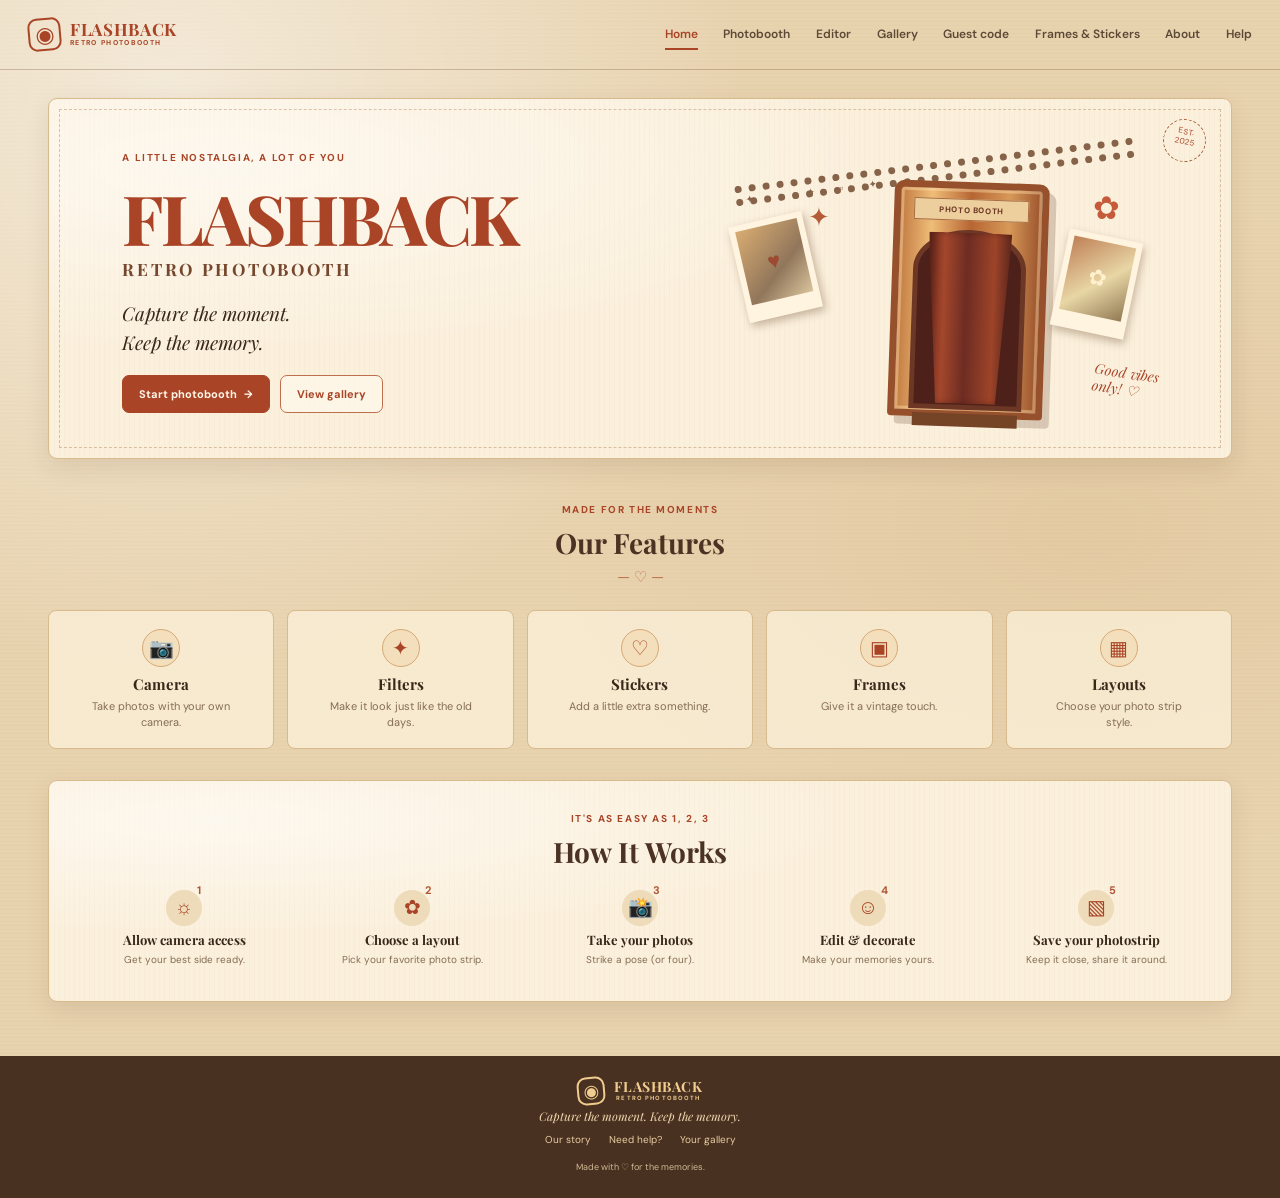
<file: index.html>
<!doctype html>
<html lang="en">
<head>
  <meta charset="utf-8">
  <meta name="viewport" content="width=device-width, initial-scale=1">
  <meta name="theme-color" content="#f3dfbb">
  <title>Flashback — Retro Photobooth</title>
  <link rel="stylesheet" href="css/style.css">
  <link rel="stylesheet" href="css/responsive.css">
</head>
<body>
  <header class="site-header">
    <a class="brand" href="index.html" aria-label="Flashback home"><span class="brand-mark">◉</span><span><strong>FLASHBACK</strong><small>RETRO PHOTOBOOTH</small></span></a>
    <button class="menu-toggle" aria-label="Toggle navigation" aria-expanded="false">☰</button>
    <nav class="site-nav" aria-label="Main navigation">
      <a class="active" href="index.html">Home</a><a href="pages/photobooth.html">Photobooth</a><a href="pages/editor.html">Editor</a><a href="pages/gallery.html">Gallery</a><a href="pages/access.html">Guest code</a><a href="pages/frames-stickers.html">Frames &amp; Stickers</a><a href="pages/about.html">About</a><a href="pages/help.html">Help</a>
    </nav>
  </header>
  <main>
    <section class="hero paper-card">
      <div class="hero-copy">
        <span class="eyebrow">A LITTLE NOSTALGIA, A LOT OF YOU</span>
        <h1>FLASHBACK</h1>
        <p class="hero-subtitle">RETRO PHOTOBOOTH</p>
        <p class="hero-description">Capture the moment.<br>Keep the memory.</p>
        <div class="button-row"><a class="button button-primary" href="pages/photobooth.html">Start photobooth <span>→</span></a><a class="button button-outline" href="pages/gallery.html">View gallery</a></div>
      </div>
      <div class="hero-art" aria-label="Illustration of a vintage photo booth">
        <div class="film film-one">✦ &nbsp; ▫ &nbsp; ✦ &nbsp; ▫ &nbsp; ✦</div><div class="sparkle sparkle-a">✦</div>
        <div class="booth"><div class="booth-sign">PHOTO BOOTH</div><div class="booth-curtain"></div><div class="booth-foot"></div></div>
        <div class="polaroid polaroid-one"><div class="photo-placeholder"><span>♥</span></div></div><div class="polaroid polaroid-two"><div class="photo-placeholder"><span>✿</span></div></div>
        <span class="hand-note">Good vibes<br>only! ♡</span><div class="flower-mark">✿</div>
      </div>
      <span class="hero-stamp">EST.<br>2025</span>
    </section>
    <section class="section-block">
      <div class="section-heading"><span class="eyebrow">MADE FOR THE MOMENTS</span><h2>Our Features</h2><span class="heading-flourish">— ♡ —</span></div>
      <div class="feature-grid">
        <a class="feature-card" href="pages/photobooth.html"><span class="feature-icon">📷</span><h3>Camera</h3><p>Take photos with your own camera.</p></a>
        <a class="feature-card" href="pages/editor.html"><span class="feature-icon">✦</span><h3>Filters</h3><p>Make it look just like the old days.</p></a>
        <a class="feature-card" href="pages/frames-stickers.html"><span class="feature-icon">♡</span><h3>Stickers</h3><p>Add a little extra something.</p></a>
        <a class="feature-card" href="pages/frames-stickers.html"><span class="feature-icon">▣</span><h3>Frames</h3><p>Give it a vintage touch.</p></a>
        <a class="feature-card" href="pages/photobooth.html"><span class="feature-icon">▦</span><h3>Layouts</h3><p>Choose your photo strip style.</p></a>
      </div>
    </section>
    <section class="how-section paper-card">
      <div class="section-heading"><span class="eyebrow">IT'S AS EASY AS 1, 2, 3</span><h2>How It Works</h2></div>
      <div class="steps-grid"><div class="step"><span>☼</span><b>1</b><h3>Allow camera access</h3><p>Get your best side ready.</p></div><div class="step"><span>✿</span><b>2</b><h3>Choose a layout</h3><p>Pick your favorite photo strip.</p></div><div class="step"><span>📸</span><b>3</b><h3>Take your photos</h3><p>Strike a pose (or four).</p></div><div class="step"><span>☺</span><b>4</b><h3>Edit &amp; decorate</h3><p>Make your memories yours.</p></div><div class="step"><span>▧</span><b>5</b><h3>Save your photostrip</h3><p>Keep it close, share it around.</p></div></div>
    </section>
  </main>
  <footer class="site-footer"><a class="brand brand-light" href="index.html"><span class="brand-mark">◉</span><span><strong>FLASHBACK</strong><small>RETRO PHOTOBOOTH</small></span></a><p>Capture the moment. Keep the memory.</p><div class="footer-links"><a href="pages/about.html">Our story</a><a href="pages/help.html">Need help?</a><a href="pages/gallery.html">Your gallery</a></div><small>Made with ♡ for the memories.</small></footer>
  <script src="js/storage.js"></script><script src="js/main.js"></script>
</body>
</html>
</file>
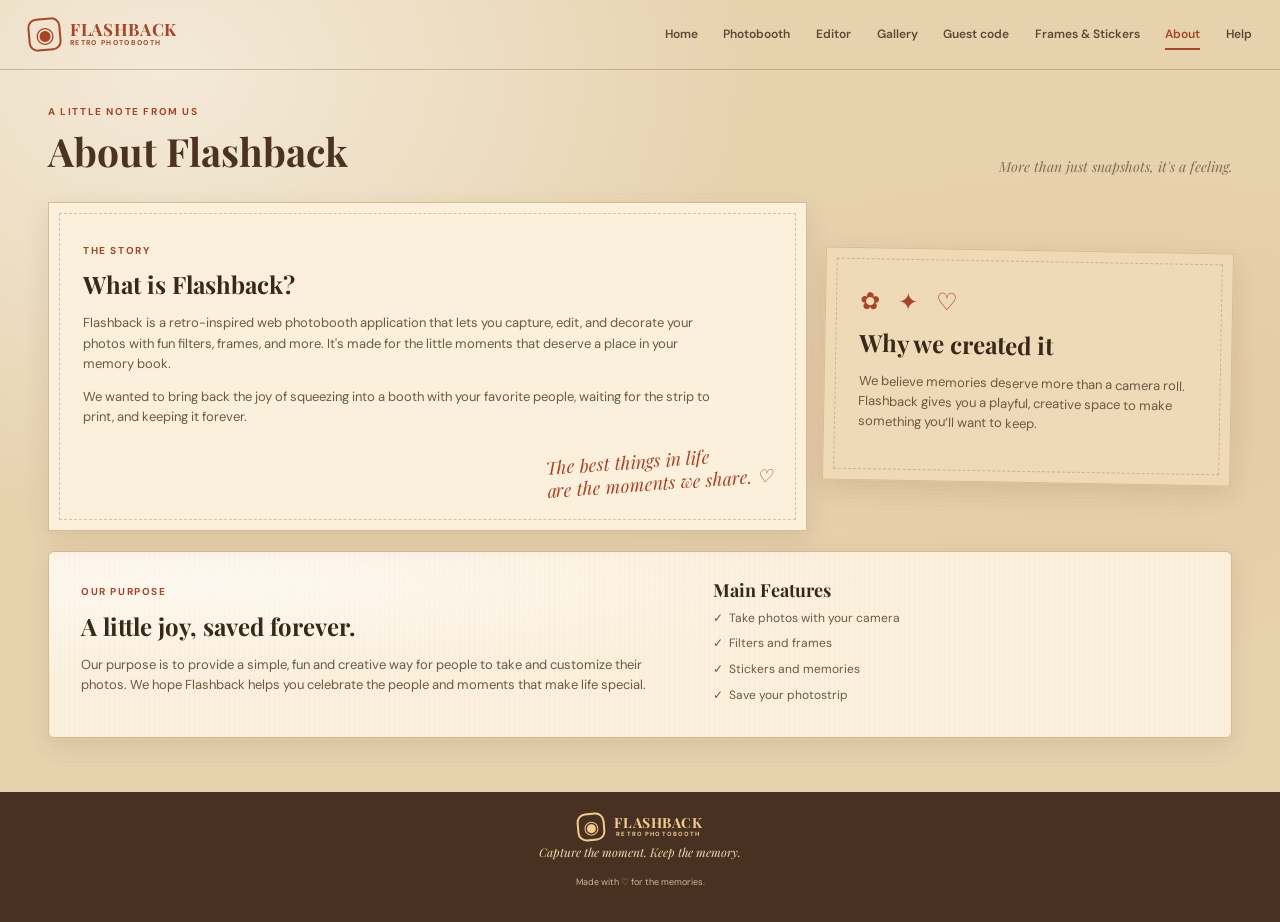
<file: pages/about.html>
<!doctype html>
<html lang="en">
<head><meta charset="utf-8"><meta name="viewport" content="width=device-width, initial-scale=1"><meta name="theme-color" content="#f3dfbb"><title>About Flashback</title><link rel="stylesheet" href="../css/style.css"><link rel="stylesheet" href="../css/responsive.css"></head>
<body><header class="site-header"><a class="brand" href="../index.html"><span class="brand-mark">◉</span><span><strong>FLASHBACK</strong><small>RETRO PHOTOBOOTH</small></span></a><button class="menu-toggle" aria-label="Toggle navigation" aria-expanded="false">☰</button><nav class="site-nav"><a href="../index.html">Home</a><a href="photobooth.html">Photobooth</a><a href="editor.html">Editor</a><a href="gallery.html">Gallery</a><a href="access.html">Guest code</a><a href="frames-stickers.html">Frames &amp; Stickers</a><a class="active" href="about.html">About</a><a href="help.html">Help</a></nav></header>
<main class="page-wrap"><div class="page-title"><div><span class="eyebrow">A LITTLE NOTE FROM US</span><h1>About Flashback</h1></div><p>More than just snapshots, it's a feeling.</p></div>
  <section class="about-layout"><article class="about-paper paper-card"><span class="eyebrow">THE STORY</span><h2>What is Flashback?</h2><p>Flashback is a retro-inspired web photobooth application that lets you capture, edit, and decorate your photos with fun filters, frames, and more. It's made for the little moments that deserve a place in your memory book.</p><p>We wanted to bring back the joy of squeezing into a booth with your favorite people, waiting for the strip to print, and keeping it forever.</p><div class="handwritten">The best things in life<br>are the moments we share. ♡</div></article><article class="about-paper about-note"><span>✿ &nbsp; ✦ &nbsp; ♡</span><h2>Why we created it</h2><p>We believe memories deserve more than a camera roll. Flashback gives you a playful, creative space to make something you’ll want to keep.</p></article></section>
  <section class="paper-card purpose-card"><div><span class="eyebrow">OUR PURPOSE</span><h2>A little joy, saved forever.</h2><p>Our purpose is to provide a simple, fun and creative way for people to take and customize their photos. We hope Flashback helps you celebrate the people and moments that make life special.</p></div><div class="purpose-features"><h3>Main Features</h3><p>✓ &nbsp;Take photos with your camera</p><p>✓ &nbsp;Filters and frames</p><p>✓ &nbsp;Stickers and memories</p><p>✓ &nbsp;Save your photostrip</p></div></section>
</main><footer class="site-footer"><a class="brand brand-light" href="../index.html"><span class="brand-mark">◉</span><span><strong>FLASHBACK</strong><small>RETRO PHOTOBOOTH</small></span></a><p>Capture the moment. Keep the memory.</p><small>Made with ♡ for the memories.</small></footer><script src="../js/main.js"></script></body></html>
</file>
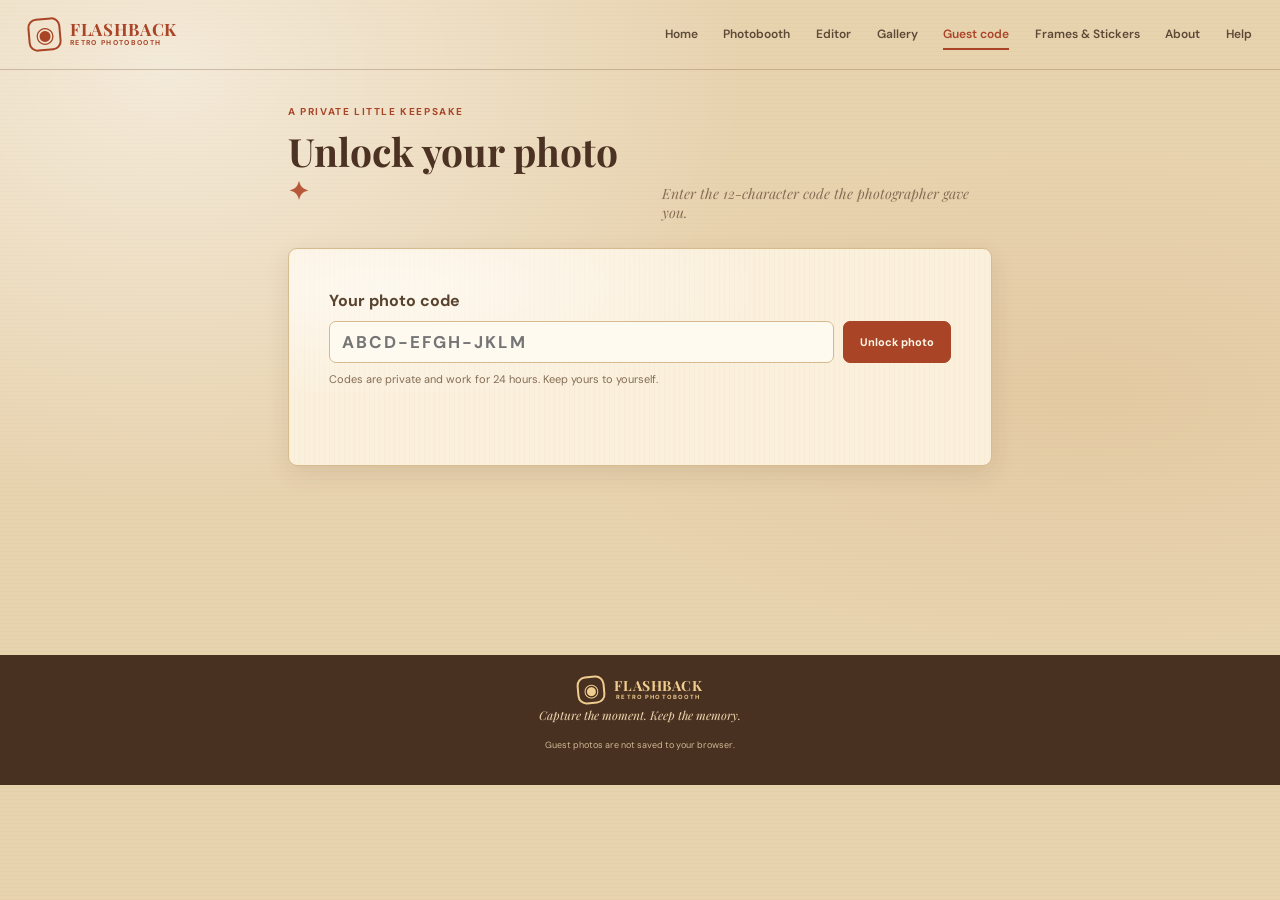
<file: pages/access.html>
<!doctype html>
<html lang="en">
<head><meta charset="utf-8"><meta name="viewport" content="width=device-width, initial-scale=1"><meta name="theme-color" content="#f3dfbb"><title>Guest Photo Access — Flashback</title><link rel="stylesheet" href="../css/style.css"><link rel="stylesheet" href="../css/access.css"><link rel="stylesheet" href="../css/responsive.css"></head>
<body>
  <header class="site-header"><a class="brand" href="../index.html"><span class="brand-mark">◉</span><span><strong>FLASHBACK</strong><small>RETRO PHOTOBOOTH</small></span></a><button class="menu-toggle" aria-label="Toggle navigation" aria-expanded="false">☰</button><nav class="site-nav"><a href="../index.html">Home</a><a href="photobooth.html">Photobooth</a><a href="editor.html">Editor</a><a href="gallery.html">Gallery</a><a class="active" href="access.html">Guest code</a><a href="frames-stickers.html">Frames &amp; Stickers</a><a href="about.html">About</a><a href="help.html">Help</a></nav></header>
  <main class="page-wrap access-page">
    <div class="page-title"><div><span class="eyebrow">A PRIVATE LITTLE KEEPSAKE</span><h1>Unlock your photo <span class="title-sparkle">✦</span></h1></div><p>Enter the 12-character code the photographer gave you.</p></div>
    <section class="access-card paper-card">
      <form id="access-form">
        <label for="access-code-input">Your photo code</label>
        <div class="access-code-row"><input id="access-code-input" name="code" type="text" inputmode="text" autocomplete="one-time-code" maxlength="14" placeholder="ABCD-EFGH-JKLM" aria-describedby="access-help" required><button class="button button-primary" type="submit">Unlock photo</button></div>
        <p id="access-help" class="field-hint">Codes are private and work for 24 hours. Keep yours to yourself.</p>
      </form>
      <p class="access-status" id="access-status" role="status" aria-live="polite"></p>
      <section id="access-result" class="access-result" hidden>
        <h2 id="access-title"></h2>
        <img id="access-image" alt="Your private Flashback photo">
        <p id="access-expiry"></p>
        <a id="access-download" class="button button-primary" download="flashback-photo.jpg">↓ &nbsp; Download photo</a>
      </section>
    </section>
  </main>
  <footer class="site-footer"><a class="brand brand-light" href="../index.html"><span class="brand-mark">◉</span><span><strong>FLASHBACK</strong><small>RETRO PHOTOBOOTH</small></span></a><p>Capture the moment. Keep the memory.</p><small>Guest photos are not saved to your browser.</small></footer>
  <script src="../js/main.js"></script><script src="../js/access.js"></script>
</body>
</html>
</file>
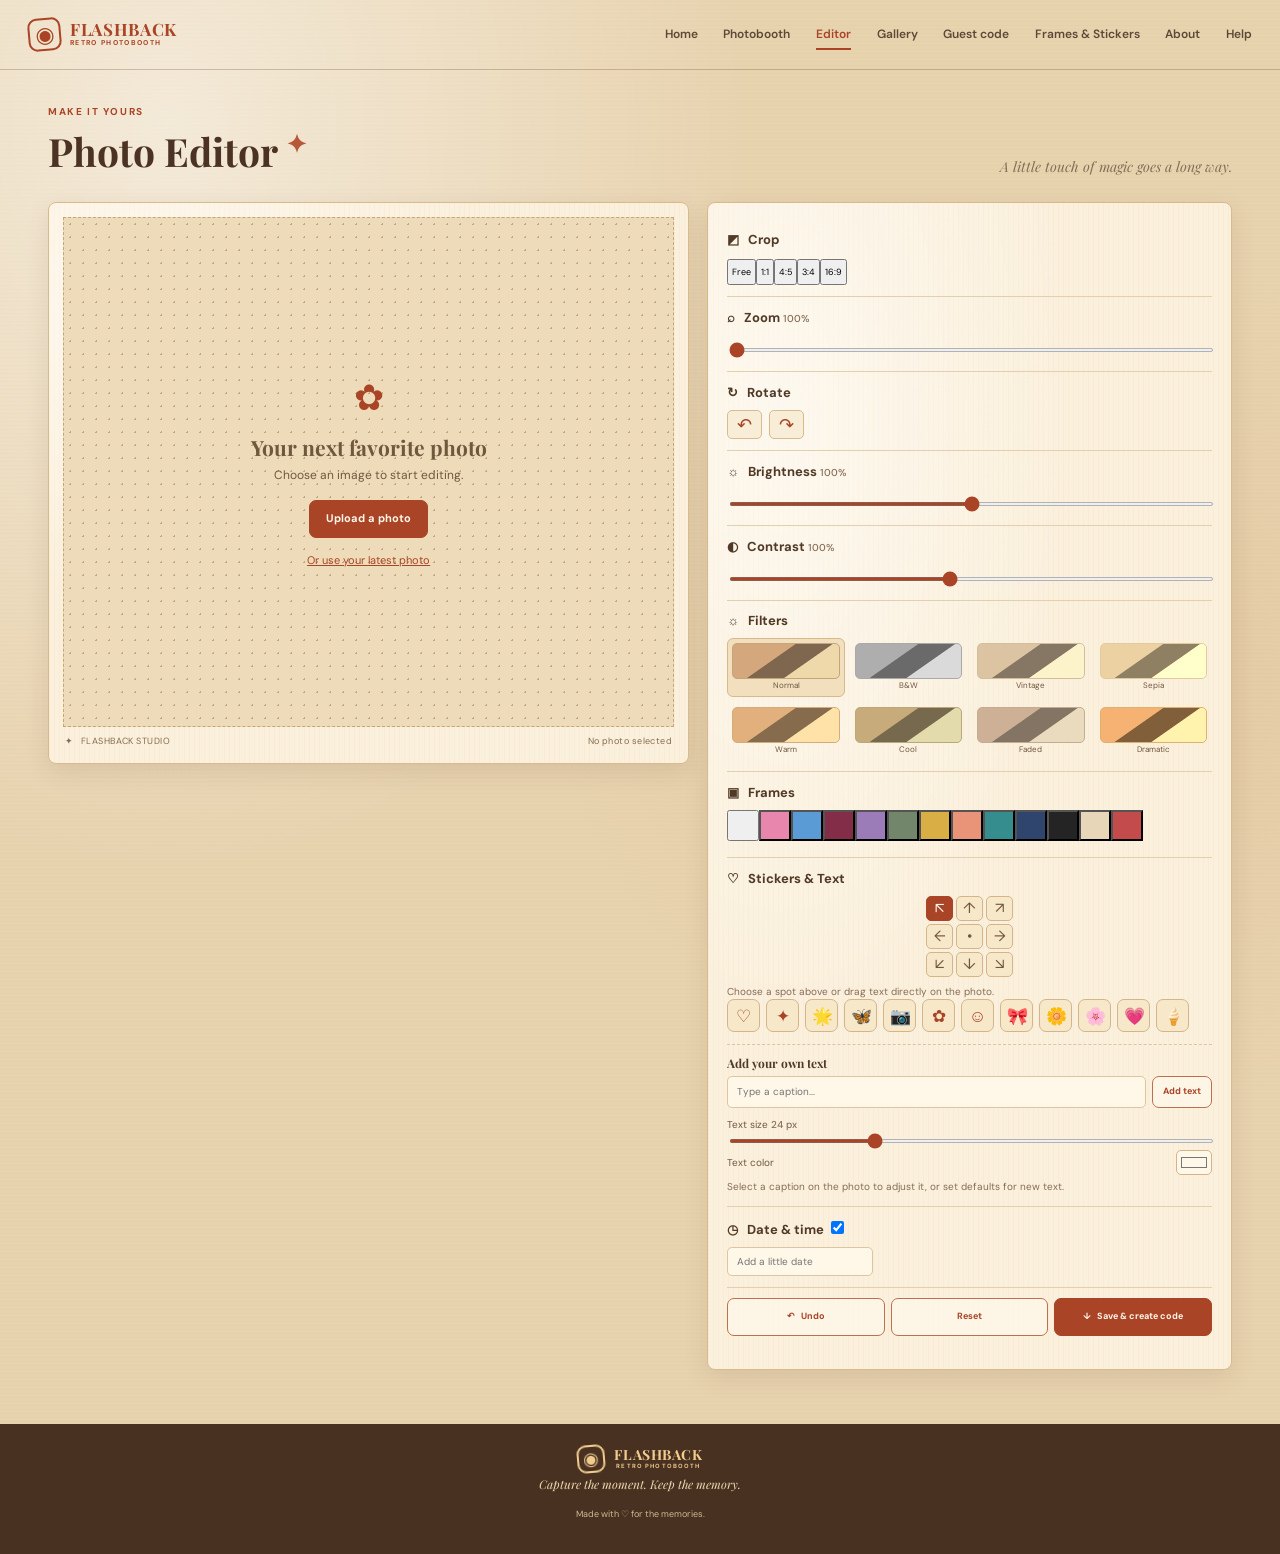
<file: pages/editor.html>
<!doctype html>
<html lang="en">
<head><meta charset="utf-8"><meta name="viewport" content="width=device-width, initial-scale=1"><meta name="theme-color" content="#f3dfbb"><title>Photo Editor — Flashback</title><link rel="stylesheet" href="../css/style.css"><link rel="stylesheet" href="../css/editor.css"><link rel="stylesheet" href="../css/responsive.css"></head>
<body>
  <header class="site-header"><a class="brand" href="../index.html"><span class="brand-mark">◉</span><span><strong>FLASHBACK</strong><small>RETRO PHOTOBOOTH</small></span></a><button class="menu-toggle" aria-label="Toggle navigation" aria-expanded="false">☰</button><nav class="site-nav"><a href="../index.html">Home</a><a href="photobooth.html">Photobooth</a><a class="active" href="editor.html">Editor</a><a href="gallery.html">Gallery</a><a href="access.html">Guest code</a><a href="frames-stickers.html">Frames &amp; Stickers</a><a href="about.html">About</a><a href="help.html">Help</a></nav></header>
  <main class="page-wrap"><div class="page-title"><div><span class="eyebrow">MAKE IT YOURS</span><h1>Photo Editor <span class="title-sparkle">✦</span></h1></div><p>A little touch of magic goes a long way.</p></div>
    <section class="editor-layout">
      <div class="editor-canvas paper-card"><div class="editor-canvas-inner" id="editor-canvas-inner"><div class="editor-empty" id="editor-empty"><span>✿</span><h2>Your next favorite photo</h2><p>Choose an image to start editing.</p><label class="button button-primary">Upload a photo<input id="editor-upload" type="file" accept="image/*"></label><button class="text-button" id="load-latest">Or use your latest photo</button></div><img id="editor-image" alt="Photo being edited" hidden><div class="editor-sticker-layer" id="editor-sticker-layer"><span class="editor-date-preview" id="editor-date-preview" hidden></span></div></div><div class="editor-canvas-footer"><span>✦ &nbsp; FLASHBACK STUDIO</span><span id="editor-photo-name">No photo selected</span></div></div>
      <aside class="editor-controls paper-card">
        <div class="editor-control-group"><h2>◩ &nbsp; Crop</h2><div class="segmented crop-options"><button class="selected" data-ratio="free">Free</button><button data-ratio="1">1:1</button><button data-ratio="4:5">4:5</button><button data-ratio="3:4">3:4</button><button data-ratio="16:9">16:9</button></div></div>
        <div class="editor-control-group"><h2>⌕ &nbsp; Zoom <output id="zoom-value">100%</output></h2><input type="range" id="zoom-slider" min="100" max="180" value="100"></div>
        <div class="editor-control-group"><h2>↻ &nbsp; Rotate</h2><div class="rotate-actions"><button class="icon-button" id="rotate-left" aria-label="Rotate left">↶</button><button class="icon-button" id="rotate-right" aria-label="Rotate right">↷</button></div></div>
        <div class="editor-control-group"><h2>☼ &nbsp; Brightness <output id="brightness-value">100%</output></h2><input type="range" id="brightness-slider" min="50" max="150" value="100"></div>
        <div class="editor-control-group"><h2>◐ &nbsp; Contrast <output id="contrast-value">100%</output></h2><input type="range" id="contrast-slider" min="50" max="160" value="100"></div>
        <div class="editor-control-group"><h2>☼ &nbsp; Filters</h2><div class="filter-options editor-filters"><button class="filter-option selected" data-filter="normal"><span class="filter-swatch swatch-normal"></span><small>Normal</small></button><button class="filter-option" data-filter="mono"><span class="filter-swatch swatch-mono"></span><small>B&amp;W</small></button><button class="filter-option" data-filter="vintage"><span class="filter-swatch swatch-vintage"></span><small>Vintage</small></button><button class="filter-option" data-filter="sepia"><span class="filter-swatch swatch-sepia"></span><small>Sepia</small></button><button class="filter-option" data-filter="warm"><span class="filter-swatch swatch-warm"></span><small>Warm</small></button><button class="filter-option" data-filter="cool"><span class="filter-swatch swatch-cool"></span><small>Cool</small></button><button class="filter-option" data-filter="faded"><span class="filter-swatch swatch-faded"></span><small>Faded</small></button><button class="filter-option" data-filter="dramatic"><span class="filter-swatch swatch-dramatic"></span><small>Dramatic</small></button></div></div>
        <div class="editor-control-group"><h2>▣ &nbsp; Frames</h2><div class="frame-options editor-frames"><button class="frame-choice selected" data-frame="none" aria-label="No frame"></button><button class="frame-choice frame-pink" data-frame="pink" aria-label="Pink frame"></button><button class="frame-choice frame-blue" data-frame="blue" aria-label="Blue frame"></button><button class="frame-choice frame-burgundy" data-frame="burgundy" aria-label="Burgundy frame"></button><button class="frame-choice frame-lavender" data-frame="lavender" aria-label="Lavender frame"></button><button class="frame-choice frame-sage" data-frame="sage" aria-label="Sage green frame"></button><button class="frame-choice frame-yellow" data-frame="yellow" aria-label="Yellow frame"></button><button class="frame-choice frame-peach" data-frame="peach" aria-label="Peach frame"></button><button class="frame-choice frame-teal" data-frame="teal" aria-label="Teal frame"></button><button class="frame-choice frame-navy" data-frame="navy" aria-label="Navy frame"></button><button class="frame-choice frame-black" data-frame="black" aria-label="Black frame"></button><button class="frame-choice frame-cream" data-frame="cream" aria-label="Cream frame"></button><button class="frame-choice frame-red" data-frame="red" aria-label="Red frame"></button></div></div>
        <div class="editor-control-group"><h2>♡ &nbsp; Stickers &amp; Text</h2><div class="sticker-positions" role="group" aria-label="Sticker and text position"><button class="selected" type="button" data-position="top-left" aria-label="Top left">↖</button><button type="button" data-position="top-center" aria-label="Top center">↑</button><button type="button" data-position="top-right" aria-label="Top right">↗</button><button type="button" data-position="center-left" aria-label="Center left">←</button><button type="button" data-position="center" aria-label="Center">•</button><button type="button" data-position="center-right" aria-label="Center right">→</button><button type="button" data-position="bottom-left" aria-label="Bottom left">↙</button><button type="button" data-position="bottom-center" aria-label="Bottom center">↓</button><button type="button" data-position="bottom-right" aria-label="Bottom right">↘</button></div><p class="field-hint">Choose a spot above or drag text directly on the photo.</p><div class="sticker-picker"><button data-sticker="♡" aria-label="Heart sticker">♡</button><button data-sticker="✦" aria-label="Star sticker">✦</button><button data-sticker="🌟" aria-label="Glowing star sticker">🌟</button><button data-sticker="🦋" aria-label="Butterfly sticker">🦋</button><button data-sticker="📷" aria-label="Camera sticker">📷</button><button data-sticker="✿" aria-label="Flower sticker">✿</button><button data-sticker="☺" aria-label="Smiley sticker">☺</button><button data-sticker="🎀" aria-label="Bow sticker">🎀</button><button data-sticker="🌼" aria-label="Daisy sticker">🌼</button><button data-sticker="🌸" aria-label="Pink flower sticker">🌸</button><button data-sticker="💗" aria-label="Pink heart sticker">💗</button><button data-sticker="🍦" aria-label="Ice cream sticker">🍦</button></div><div class="custom-text-controls"><label for="overlay-text">Add your own text</label><div class="custom-text-row"><input id="overlay-text" type="text" maxlength="80" placeholder="Type a caption..." autocomplete="off"><button class="button button-outline" id="add-overlay-text" type="button">Add text</button></div><div class="text-adjustments"><label for="text-size">Text size <output id="text-size-value">24 px</output></label><input id="text-size" type="range" min="14" max="48" value="24"><label for="text-color">Text color</label><input id="text-color" type="color" value="#fff8e9"></div><p class="field-hint" id="text-adjustment-hint">Select a caption on the photo to adjust it, or set defaults for new text.</p></div></div>
        <div class="editor-control-group date-stamp-row"><h2>◷ &nbsp; Date &amp; time <label class="switch"><input id="editor-stamp" type="checkbox" checked><span></span></label></h2><input class="date-input" id="editor-date" type="text" aria-label="Photo date" placeholder="Add a little date"></div>
        <div class="editor-actions"><button class="button button-outline" id="undo-edit">↶ &nbsp; Undo</button><button class="button button-outline" id="reset-edit">Reset</button><button class="button button-primary" id="save-edit">↓ &nbsp; Save &amp; create code</button></div><p class="status-message" id="editor-status" aria-live="polite"></p><section class="access-code-result" id="editor-access-result" hidden><span class="eyebrow">PRIVATE GUEST CODE</span><strong id="editor-access-code"></strong><p id="editor-access-expiry"></p><div class="button-row"><button class="button button-outline" id="copy-editor-code" type="button">Copy code</button><a class="button button-primary" id="editor-access-link" target="_blank" rel="noopener">Open guest page</a></div></section>
      </aside>
    </section>
  </main><footer class="site-footer"><a class="brand brand-light" href="../index.html"><span class="brand-mark">◉</span><span><strong>FLASHBACK</strong><small>RETRO PHOTOBOOTH</small></span></a><p>Capture the moment. Keep the memory.</p><small>Made with ♡ for the memories.</small></footer>  <script src="../js/storage.js"></script><script src="../js/main.js"></script><script src="../js/editor.js"></script>
</body></html>
</file>
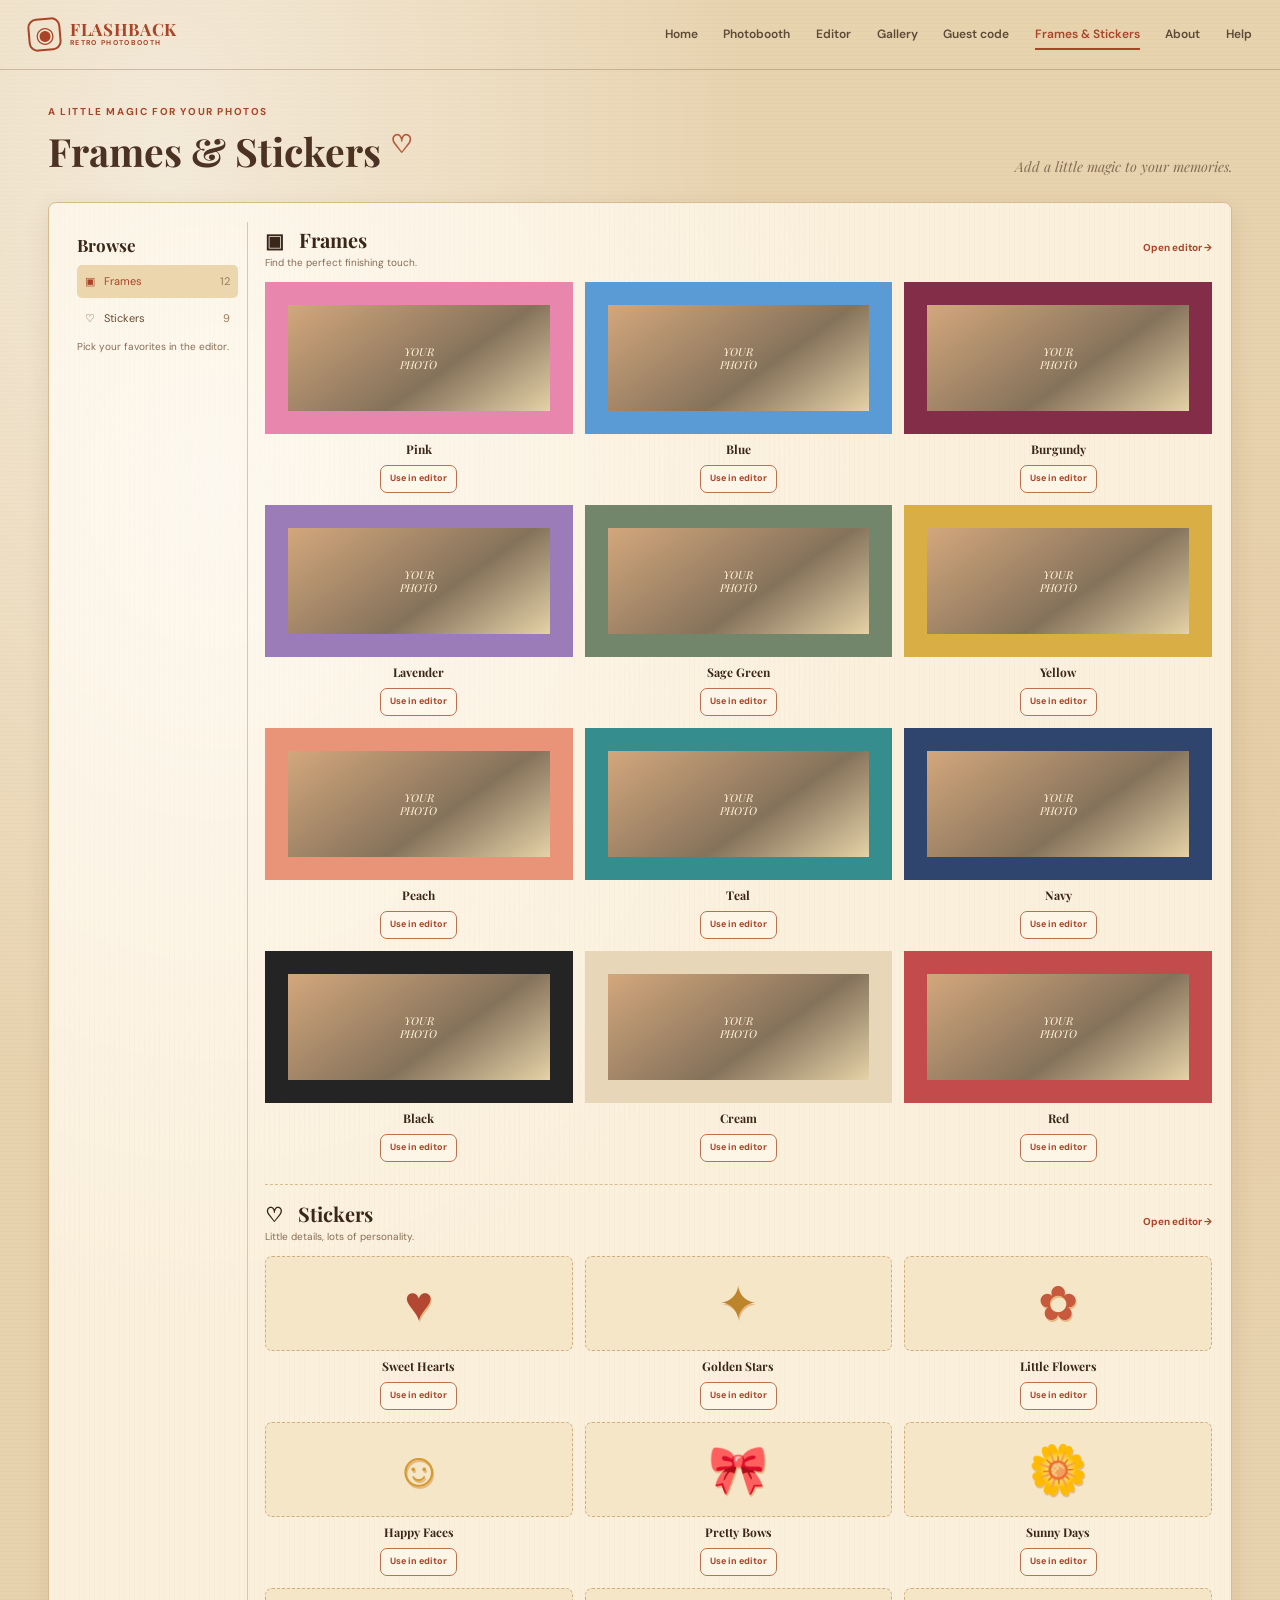
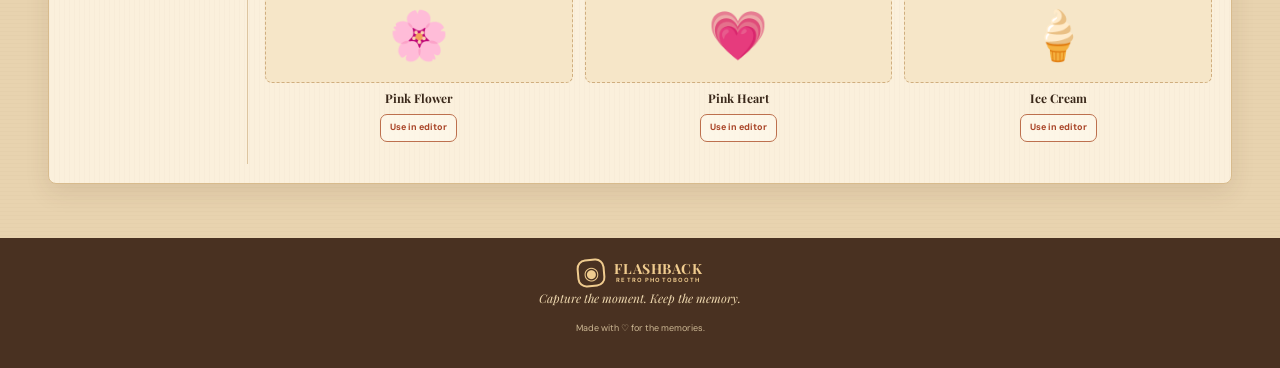
<file: pages/frames-stickers.html>
<!doctype html>
<html lang="en">
<head><meta charset="utf-8"><meta name="viewport" content="width=device-width, initial-scale=1"><meta name="theme-color" content="#f3dfbb"><title>Frames &amp; Stickers — Flashback</title><link rel="stylesheet" href="../css/style.css"><link rel="stylesheet" href="../css/responsive.css"></head>
<body>
  <header class="site-header"><a class="brand" href="../index.html"><span class="brand-mark">◉</span><span><strong>FLASHBACK</strong><small>RETRO PHOTOBOOTH</small></span></a><button class="menu-toggle" aria-label="Toggle navigation" aria-expanded="false">☰</button><nav class="site-nav"><a href="../index.html">Home</a><a href="photobooth.html">Photobooth</a><a href="editor.html">Editor</a><a href="gallery.html">Gallery</a><a href="access.html">Guest code</a><a class="active" href="frames-stickers.html">Frames &amp; Stickers</a><a href="about.html">About</a><a href="help.html">Help</a></nav></header>
  <main class="page-wrap"><div class="page-title"><div><span class="eyebrow">A LITTLE MAGIC FOR YOUR PHOTOS</span><h1>Frames &amp; Stickers <span class="title-sparkle">♡</span></h1></div><p>Add a little magic to your memories.</p></div>
    <div class="catalog-layout paper-card"><aside class="catalog-sidebar"><h2>Browse</h2><a class="catalog-tab active" href="#frames">▣ &nbsp; Frames <span>12</span></a><a class="catalog-tab" href="#stickers">♡ &nbsp; Stickers <span>9</span></a><p class="field-hint">Pick your favorites in the editor.</p></aside><div class="catalog-content">
      <section id="frames" class="catalog-section"><div class="catalog-section-title"><div><h2>▣ &nbsp; Frames</h2><p>Find the perfect finishing touch.</p></div><a href="editor.html">Open editor →</a></div><div class="catalog-grid">
        <article class="catalog-item"><div class="frame-preview frame-pink"><div>YOUR<br>PHOTO</div></div><h3>Pink</h3><a href="editor.html?frame=pink" class="button button-outline">Use in editor</a></article>
        <article class="catalog-item"><div class="frame-preview frame-blue"><div>YOUR<br>PHOTO</div></div><h3>Blue</h3><a href="editor.html?frame=blue" class="button button-outline">Use in editor</a></article>
        <article class="catalog-item"><div class="frame-preview frame-burgundy"><div>YOUR<br>PHOTO</div></div><h3>Burgundy</h3><a href="editor.html?frame=burgundy" class="button button-outline">Use in editor</a></article>
        <article class="catalog-item"><div class="frame-preview frame-lavender"><div>YOUR<br>PHOTO</div></div><h3>Lavender</h3><a href="editor.html?frame=lavender" class="button button-outline">Use in editor</a></article>
        <article class="catalog-item"><div class="frame-preview frame-sage"><div>YOUR<br>PHOTO</div></div><h3>Sage Green</h3><a href="editor.html?frame=sage" class="button button-outline">Use in editor</a></article>
        <article class="catalog-item"><div class="frame-preview frame-yellow"><div>YOUR<br>PHOTO</div></div><h3>Yellow</h3><a href="editor.html?frame=yellow" class="button button-outline">Use in editor</a></article>
        <article class="catalog-item"><div class="frame-preview frame-peach"><div>YOUR<br>PHOTO</div></div><h3>Peach</h3><a href="editor.html?frame=peach" class="button button-outline">Use in editor</a></article>
        <article class="catalog-item"><div class="frame-preview frame-teal"><div>YOUR<br>PHOTO</div></div><h3>Teal</h3><a href="editor.html?frame=teal" class="button button-outline">Use in editor</a></article>
        <article class="catalog-item"><div class="frame-preview frame-navy"><div>YOUR<br>PHOTO</div></div><h3>Navy</h3><a href="editor.html?frame=navy" class="button button-outline">Use in editor</a></article>
        <article class="catalog-item"><div class="frame-preview frame-black"><div>YOUR<br>PHOTO</div></div><h3>Black</h3><a href="editor.html?frame=black" class="button button-outline">Use in editor</a></article>
        <article class="catalog-item"><div class="frame-preview frame-cream"><div>YOUR<br>PHOTO</div></div><h3>Cream</h3><a href="editor.html?frame=cream" class="button button-outline">Use in editor</a></article>
        <article class="catalog-item"><div class="frame-preview frame-red"><div>YOUR<br>PHOTO</div></div><h3>Red</h3><a href="editor.html?frame=red" class="button button-outline">Use in editor</a></article>
      </div></section>
      <section id="stickers" class="catalog-section sticker-section"><div class="catalog-section-title"><div><h2>♡ &nbsp; Stickers</h2><p>Little details, lots of personality.</p></div><a href="editor.html">Open editor →</a></div><div class="catalog-grid sticker-grid">
        <article class="catalog-item"><div class="sticker-preview">♥</div><h3>Sweet Hearts</h3><a href="editor.html" class="button button-outline">Use in editor</a></article><article class="catalog-item"><div class="sticker-preview star-sticker">✦</div><h3>Golden Stars</h3><a href="editor.html" class="button button-outline">Use in editor</a></article><article class="catalog-item"><div class="sticker-preview flower-sticker">✿</div><h3>Little Flowers</h3><a href="editor.html" class="button button-outline">Use in editor</a></article><article class="catalog-item"><div class="sticker-preview smile-sticker">☺</div><h3>Happy Faces</h3><a href="editor.html" class="button button-outline">Use in editor</a></article><article class="catalog-item"><div class="sticker-preview bow-sticker">🎀</div><h3>Pretty Bows</h3><a href="editor.html" class="button button-outline">Use in editor</a></article><article class="catalog-item"><div class="sticker-preview daisy-sticker">🌼</div><h3>Sunny Days</h3><a href="editor.html" class="button button-outline">Use in editor</a></article><article class="catalog-item"><div class="sticker-preview pink-flower-sticker">🌸</div><h3>Pink Flower</h3><a href="editor.html" class="button button-outline">Use in editor</a></article><article class="catalog-item"><div class="sticker-preview pink-heart-sticker">💗</div><h3>Pink Heart</h3><a href="editor.html" class="button button-outline">Use in editor</a></article><article class="catalog-item"><div class="sticker-preview ice-cream-sticker">🍦</div><h3>Ice Cream</h3><a href="editor.html" class="button button-outline">Use in editor</a></article>
      </div></section>
    </div></div>
  </main><footer class="site-footer"><a class="brand brand-light" href="../index.html"><span class="brand-mark">◉</span><span><strong>FLASHBACK</strong><small>RETRO PHOTOBOOTH</small></span></a><p>Capture the moment. Keep the memory.</p><small>Made with ♡ for the memories.</small></footer><script src="../js/main.js"></script>
</body></html>
</file>
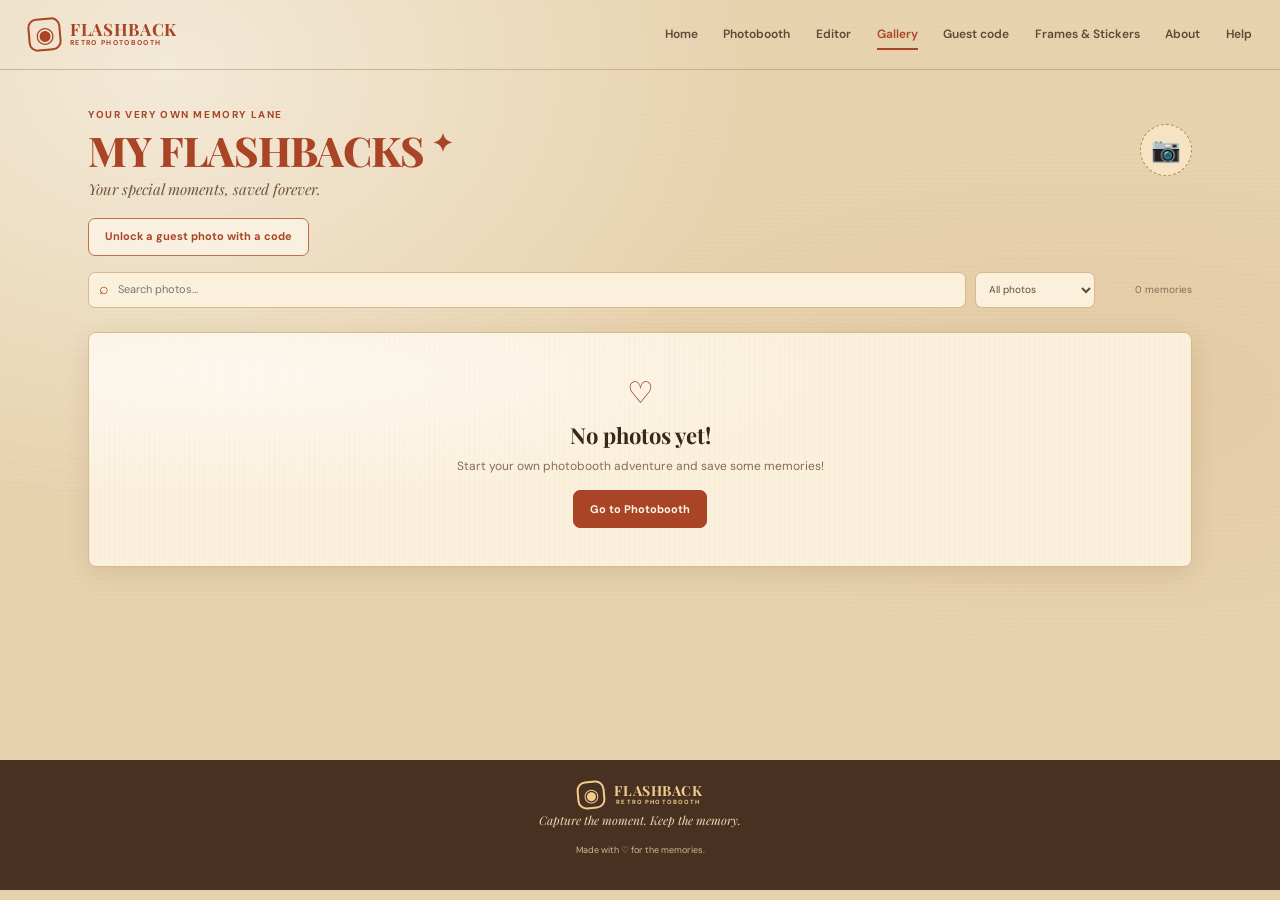
<file: pages/gallery.html>
<!doctype html>
<html lang="en">
<head><meta charset="utf-8"><meta name="viewport" content="width=device-width, initial-scale=1"><meta name="theme-color" content="#f3dfbb"><title>My Flashbacks — Flashback</title><link rel="stylesheet" href="../css/style.css"><link rel="stylesheet" href="../css/gallery.css"><link rel="stylesheet" href="../css/responsive.css"></head>
<body>
  <header class="site-header"><a class="brand" href="../index.html"><span class="brand-mark">◉</span><span><strong>FLASHBACK</strong><small>RETRO PHOTOBOOTH</small></span></a><button class="menu-toggle" aria-label="Toggle navigation" aria-expanded="false">☰</button><nav class="site-nav"><a href="../index.html">Home</a><a href="photobooth.html">Photobooth</a><a href="editor.html">Editor</a><a class="active" href="gallery.html">Gallery</a><a href="access.html">Guest code</a><a href="frames-stickers.html">Frames &amp; Stickers</a><a href="about.html">About</a><a href="help.html">Help</a></nav></header>
  <main class="page-wrap gallery-page"><div class="gallery-heading"><div><span class="eyebrow">YOUR VERY OWN MEMORY LANE</span><h1>MY FLASHBACKS <span>✦</span></h1><p>Your special moments, saved forever.</p></div><span class="gallery-camera">📷</span></div><p class="guest-access-link"><a class="button button-outline" href="access.html">Unlock a guest photo with a code</a></p>
    <div class="gallery-toolbar"><label class="search-box">⌕ <input id="gallery-search" type="search" placeholder="Search photos..." aria-label="Search photos"></label><label class="select-wrap"><span class="sr-only">Filter photos</span><select id="gallery-filter"><option value="all">All photos</option><option value="strip">Photo strips</option><option value="photo">Single photos</option></select></label><span class="photo-count" id="photo-count">0 memories</span></div>
    <section class="gallery-grid" id="gallery-grid" aria-live="polite"></section>
    <section class="empty-gallery paper-card" id="empty-gallery"><span>♡</span><h2>No photos yet!</h2><p>Start your own photobooth adventure and save some memories!</p><a class="button button-primary" href="photobooth.html">Go to Photobooth</a></section>
  </main>
  <dialog class="photo-viewer" id="photo-viewer" aria-label="Photo preview">
    <div class="photo-viewer-content">
      <button class="photo-viewer-close" id="close-photo-viewer" type="button" aria-label="Close photo preview">×</button>
      <img id="photo-viewer-image" alt="">
      <div class="photo-viewer-footer"><p id="photo-viewer-caption"></p><div class="photo-viewer-actions"><button class="button button-outline" id="show-viewed-code" type="button">Private access code</button><button class="button button-primary" id="download-viewed-photo" type="button">↓ &nbsp; Save photo</button></div></div>
    </div>
  </dialog>
  <dialog class="photo-code-viewer" id="photo-code-viewer" aria-label="Photo access code">
    <div class="photo-code-viewer-content">
      <button class="photo-viewer-close" id="close-photo-code-viewer" type="button" aria-label="Close access code">×</button>
      <h2>Share this photo</h2>
      <p id="photo-code-caption">Codes work for 24 hours.</p>
      <strong class="share-access-code" id="photo-access-code"></strong>
      <p id="photo-access-expiry"></p>
      <a class="button button-outline" id="photo-access-link" href="access.html">Open guest code page</a>
      <button class="button button-primary" id="copy-viewed-code" type="button">Copy code</button>
    </div>
  </dialog>
  <footer class="site-footer"><a class="brand brand-light" href="../index.html"><span class="brand-mark">◉</span><span><strong>FLASHBACK</strong><small>RETRO PHOTOBOOTH</small></span></a><p>Capture the moment. Keep the memory.</p><small>Made with ♡ for the memories.</small></footer><script src="../js/storage.js"></script><script src="../js/main.js"></script><script src="../js/gallery.js"></script>
</body></html>
</file>
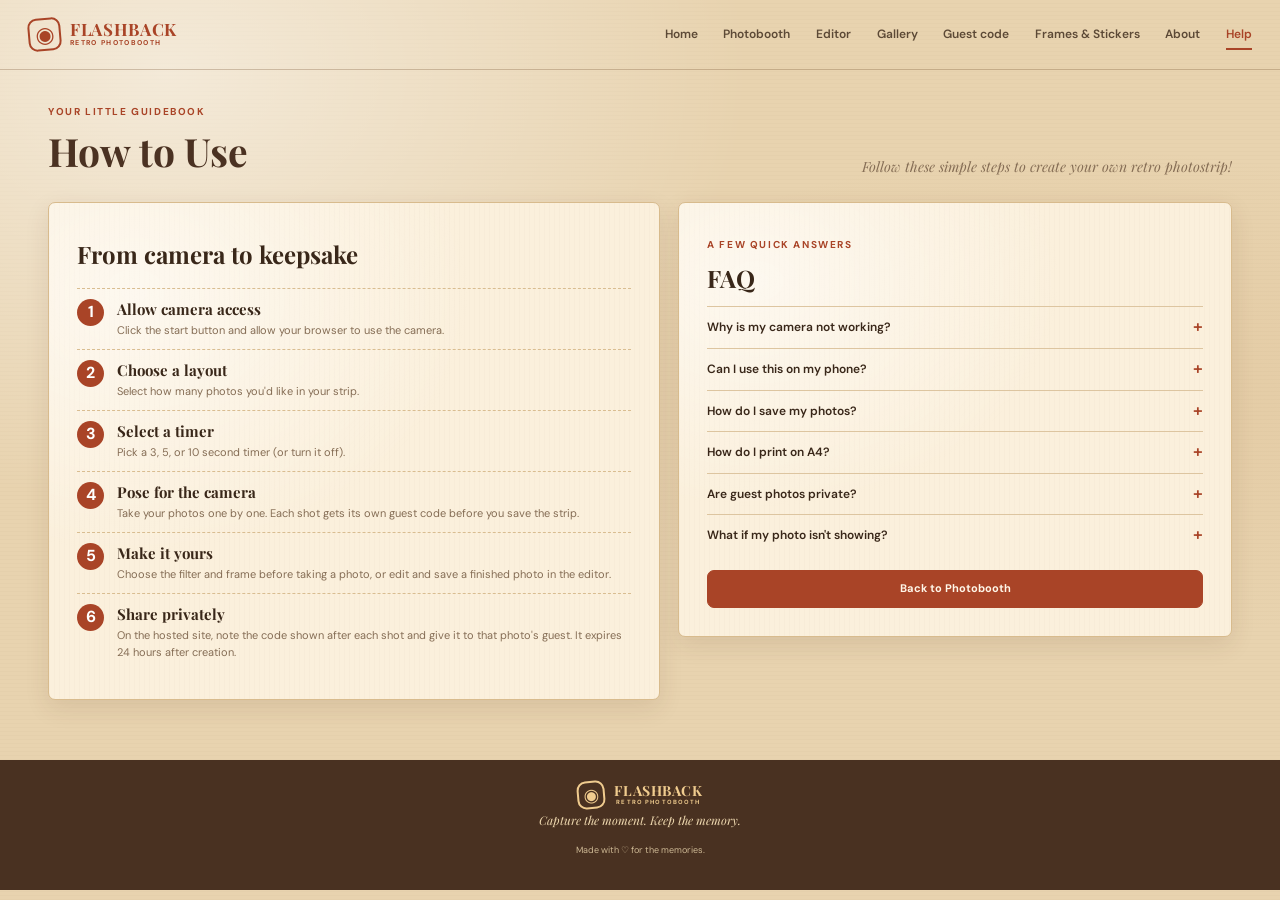
<file: pages/help.html>
<!doctype html>
<html lang="en">
<head><meta charset="utf-8"><meta name="viewport" content="width=device-width, initial-scale=1"><meta name="theme-color" content="#f3dfbb"><title>How to Use — Flashback</title><link rel="stylesheet" href="../css/style.css"><link rel="stylesheet" href="../css/responsive.css"></head>
<body><header class="site-header"><a class="brand" href="../index.html"><span class="brand-mark">◉</span><span><strong>FLASHBACK</strong><small>RETRO PHOTOBOOTH</small></span></a><button class="menu-toggle" aria-label="Toggle navigation" aria-expanded="false">☰</button><nav class="site-nav"><a href="../index.html">Home</a><a href="photobooth.html">Photobooth</a><a href="editor.html">Editor</a><a href="gallery.html">Gallery</a><a href="access.html">Guest code</a><a href="frames-stickers.html">Frames &amp; Stickers</a><a href="about.html">About</a><a class="active" href="help.html">Help</a></nav></header>
<main class="page-wrap"><div class="page-title"><div><span class="eyebrow">YOUR LITTLE GUIDEBOOK</span><h1>How to Use</h1></div><p>Follow these simple steps to create your own retro photostrip!</p></div>
  <section class="help-layout"><div class="help-steps paper-card"><h2>From camera to keepsake</h2><ol><li><span>1</span><div><h3>Allow camera access</h3><p>Click the start button and allow your browser to use the camera.</p></div></li><li><span>2</span><div><h3>Choose a layout</h3><p>Select how many photos you'd like in your strip.</p></div></li><li><span>3</span><div><h3>Select a timer</h3><p>Pick a 3, 5, or 10 second timer (or turn it off).</p></div></li><li><span>4</span><div><h3>Pose for the camera</h3><p>Take your photos one by one. Each shot gets its own guest code before you save the strip.</p></div></li><li><span>5</span><div><h3>Make it yours</h3><p>Choose the filter and frame before taking a photo, or edit and save a finished photo in the editor.</p></div></li><li><span>6</span><div><h3>Share privately</h3><p>On the hosted site, note the code shown after each shot and give it to that photo's guest. It expires 24 hours after creation.</p></div></li></ol></div><aside class="faq-paper paper-card"><span class="eyebrow">A FEW QUICK ANSWERS</span><h2>FAQ</h2><details><summary>Why is my camera not working?</summary><p>Check that your browser has camera permission and no other app is using it. Camera access requires HTTPS or localhost.</p></details><details><summary>Can I use this on my phone?</summary><p>Yes! Flashback works in modern mobile browsers. You can also upload an existing photo instead.</p></details><details><summary>How do I save my photos?</summary><p>Save the photo or strip to download it. Photos saved in My Flashbacks are local to the booth device.</p></details><details><summary>How do I print on A4?</summary><p>Take at least one photo, check the A4 print preview on the Photobooth page, then choose “Print A4 sheet”. The preview includes each photo's private code when sharing is configured.</p></details><details><summary>Are guest photos private?</summary><p>Guest photos are stored in a private Supabase bucket. Only someone with the generated 24-hour code can open a photo; expired files are cleaned up automatically. Do not share a guest code publicly.</p></details><details><summary>What if my photo isn't showing?</summary><p>Try refreshing the page or choosing the photo again. Your browser may have cleared its local storage.</p></details><a class="button button-primary faq-button" href="photobooth.html">Back to Photobooth</a></aside></section>
</main><footer class="site-footer"><a class="brand brand-light" href="../index.html"><span class="brand-mark">◉</span><span><strong>FLASHBACK</strong><small>RETRO PHOTOBOOTH</small></span></a><p>Capture the moment. Keep the memory.</p><small>Made with ♡ for the memories.</small></footer><script src="../js/main.js"></script></body></html>
</file>
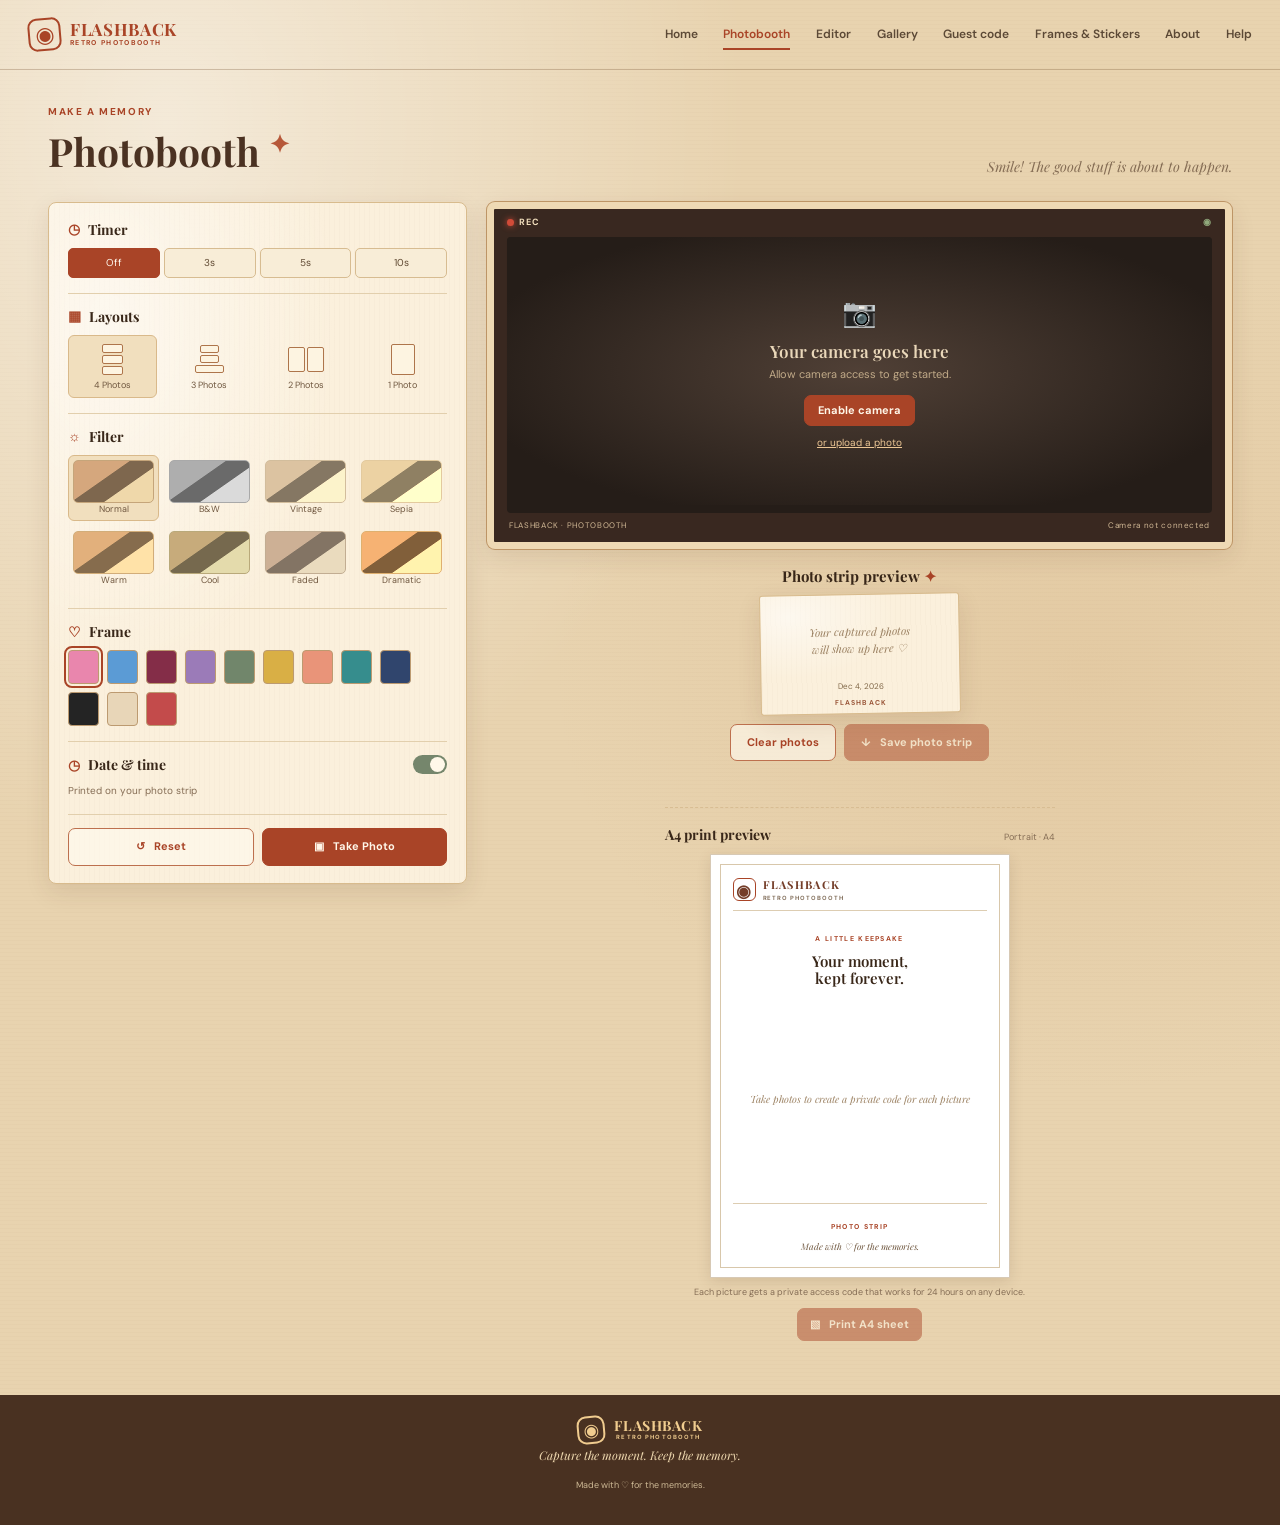
<file: pages/photobooth.html>
<!doctype html>
<html lang="en">
<head><meta charset="utf-8"><meta name="viewport" content="width=device-width, initial-scale=1"><meta name="theme-color" content="#f3dfbb"><title>Photobooth — Flashback</title><link rel="stylesheet" href="../css/style.css"><link rel="stylesheet" href="../css/photobooth.css"><link rel="stylesheet" href="../css/responsive.css"></head>
<body>
  <header class="site-header"><a class="brand" href="../index.html"><span class="brand-mark">◉</span><span><strong>FLASHBACK</strong><small>RETRO PHOTOBOOTH</small></span></a><button class="menu-toggle" aria-label="Toggle navigation" aria-expanded="false">☰</button><nav class="site-nav" aria-label="Main navigation"><a href="../index.html">Home</a><a class="active" href="photobooth.html">Photobooth</a><a href="editor.html">Editor</a><a href="gallery.html">Gallery</a><a href="access.html">Guest code</a><a href="frames-stickers.html">Frames &amp; Stickers</a><a href="about.html">About</a><a href="help.html">Help</a></nav></header>
  <main class="page-wrap"><div class="page-title"><div><span class="eyebrow">MAKE A MEMORY</span><h1>Photobooth <span class="title-sparkle">✦</span></h1></div><p>Smile! The good stuff is about to happen.</p></div>
    <section class="booth-workspace">
      <aside class="control-panel paper-card">
        <div class="control-group"><h2><span>◷</span> Timer</h2><div class="segmented" data-setting="timer"><button class="selected" data-value="0">Off</button><button data-value="3">3s</button><button data-value="5">5s</button><button data-value="10">10s</button></div></div>
        <div class="control-group"><h2><span>▦</span> Layouts</h2><div class="layout-options"><button class="layout-choice selected" data-layout="strip"><span class="layout-icon layout-strip"><i></i><i></i><i></i></span><small>4 Photos</small></button><button class="layout-choice" data-layout="trio"><span class="layout-icon layout-trio"><i></i><i></i><i></i></span><small>3 Photos</small></button><button class="layout-choice" data-layout="duo"><span class="layout-icon layout-duo"><i></i><i></i></span><small>2 Photos</small></button><button class="layout-choice" data-layout="single"><span class="layout-icon layout-single"><i></i></span><small>1 Photo</small></button></div></div>
        <div class="control-group"><h2><span>☼</span> Filter</h2><div class="filter-options"><button class="filter-option selected" data-filter="normal"><span class="filter-swatch swatch-normal"></span><small>Normal</small></button><button class="filter-option" data-filter="mono"><span class="filter-swatch swatch-mono"></span><small>B&amp;W</small></button><button class="filter-option" data-filter="vintage"><span class="filter-swatch swatch-vintage"></span><small>Vintage</small></button><button class="filter-option" data-filter="sepia"><span class="filter-swatch swatch-sepia"></span><small>Sepia</small></button><button class="filter-option" data-filter="warm"><span class="filter-swatch swatch-warm"></span><small>Warm</small></button><button class="filter-option" data-filter="cool"><span class="filter-swatch swatch-cool"></span><small>Cool</small></button><button class="filter-option" data-filter="faded"><span class="filter-swatch swatch-faded"></span><small>Faded</small></button><button class="filter-option" data-filter="dramatic"><span class="filter-swatch swatch-dramatic"></span><small>Dramatic</small></button></div></div>
        <div class="control-group"><h2><span>♡</span> Frame</h2><div class="frame-options"><button class="frame-choice selected frame-pink" data-frame="pink" aria-label="Pink frame"></button><button class="frame-choice frame-blue" data-frame="blue" aria-label="Blue frame"></button><button class="frame-choice frame-burgundy" data-frame="burgundy" aria-label="Burgundy frame"></button><button class="frame-choice frame-lavender" data-frame="lavender" aria-label="Lavender frame"></button><button class="frame-choice frame-sage" data-frame="sage" aria-label="Sage green frame"></button><button class="frame-choice frame-yellow" data-frame="yellow" aria-label="Yellow frame"></button><button class="frame-choice frame-peach" data-frame="peach" aria-label="Peach frame"></button><button class="frame-choice frame-teal" data-frame="teal" aria-label="Teal frame"></button><button class="frame-choice frame-navy" data-frame="navy" aria-label="Navy frame"></button><button class="frame-choice frame-black" data-frame="black" aria-label="Black frame"></button><button class="frame-choice frame-cream" data-frame="cream" aria-label="Cream frame"></button><button class="frame-choice frame-red" data-frame="red" aria-label="Red frame"></button></div></div>
        <div class="control-group"><h2><span>◷</span> Date &amp; time <label class="switch"><input id="stamp-toggle" type="checkbox" checked><span></span></label></h2><p class="field-hint">Printed on your photo strip</p></div>
        <div class="booth-actions"><button class="button button-outline" id="reset-booth">↺ &nbsp; Reset</button><button class="button button-primary" id="capture-button">▣ &nbsp; Take Photo</button></div>
      </aside>
      <div class="capture-column">
        <div class="camera-shell paper-card"><div class="camera-top"><span class="rec-indicator"><i></i> REC</span><span class="camera-led">◉</span></div><video id="camera-video" autoplay playsinline muted aria-label="Live camera preview"></video><div class="camera-placeholder" id="camera-placeholder"><span class="camera-placeholder-icon">📷</span><h2>Your camera goes here</h2><p>Allow camera access to get started.</p><button class="button button-primary" id="enable-camera">Enable camera</button><label class="upload-link">or upload a photo<input id="photo-upload" type="file" accept="image/*"></label></div><div class="countdown-overlay" id="countdown-overlay" aria-live="assertive"></div><div class="camera-bottom"><span>FLASHBACK · PHOTOBOOTH</span><span class="camera-status" id="camera-status">Camera not connected</span></div></div>
        <div class="strip-preview-wrap"><h2>Photo strip preview <span>✦</span></h2><div class="strip-preview paper-card" id="strip-preview"><div class="strip-photos" id="strip-photos"><div class="strip-empty">Your captured photos<br>will show up here ♡</div></div><p class="strip-date" id="strip-date"></p><span class="strip-caption">FLASHBACK</span></div><div class="strip-buttons"><button class="button button-outline" id="clear-photos">Clear photos</button><button class="button button-primary" id="save-strip" disabled>↓ &nbsp; Save photo strip</button></div><p class="status-message" id="capture-status" aria-live="polite"></p>
          <section class="guest-codes-panel paper-card" id="guest-codes-panel" aria-live="polite" hidden>
            <h2>Your guest codes</h2>
            <p>A code appears here as soon as its photo is captured. Note it and give it to the person in that photo; it expires 24 hours after creation.</p>
            <div class="guest-codes-list" id="guest-codes-list"></div>
            <a class="button button-outline guest-code-page-link" href="access.html">Open guest code page</a>
          </section>
          <section class="print-preview-area" aria-labelledby="a4-preview-title">
            <div class="print-preview-heading"><h3 id="a4-preview-title">A4 print preview</h3><span>Portrait · A4</span></div>
            <article class="a4-print-sheet" id="a4-print-sheet" aria-label="A4 portrait print design preview">
              <div class="print-sheet-inner">
                <header class="print-sheet-header"><span class="print-sheet-mark">◉</span><span>FLASHBACK <small>RETRO PHOTOBOOTH</small></span></header>
                <div class="print-sheet-title"><span>A LITTLE KEEPSAKE</span><h3>Your moment,<br>kept forever.</h3></div>
                <div class="print-image-area" id="a4-print-photos" aria-live="polite"><p id="print-image-placeholder">Take photos to create a private code for each picture</p></div>
                <footer class="print-sheet-footer"><span>PHOTO STRIP</span><p>Made with ♡ for the memories.</p><time id="print-date"></time></footer>
              </div>
            </article>
            <p class="print-hint">Each picture gets a private access code that works for 24 hours on any device.</p>
            <button class="button button-primary print-button" id="print-strip" disabled>▧ &nbsp; Print A4 sheet</button>
          </section>
        </div>
      </div>
    </section>
  </main><footer class="site-footer"><a class="brand brand-light" href="../index.html"><span class="brand-mark">◉</span><span><strong>FLASHBACK</strong><small>RETRO PHOTOBOOTH</small></span></a><p>Capture the moment. Keep the memory.</p><small>Made with ♡ for the memories.</small></footer>
  <script src="../js/storage.js"></script><script src="../js/main.js"></script><script src="../js/camera.js"></script>
</body></html>
</file>
<file: css/style.css>
@import url('https://fonts.googleapis.com/css2?family=DM+Sans:wght@400;500;600;700&family=Playfair+Display:wght@500;600;700;800&display=swap');

:root {
  --paper: #f5e6c9;
  --paper-light: #fbf0dc;
  --paper-deep: #ead3ac;
  --ink: #392719;
  --muted: #856d55;
  --rust: #a94427;
  --rust-dark: #87341f;
  --line: #d9bd91;
  --sage: #75866c;
  --shadow: 0 8px 24px rgba(79, 49, 24, .11);
  --serif: 'Playfair Display', Georgia, serif;
  --sans: 'DM Sans', 'Segoe UI', sans-serif;
}

* { box-sizing: border-box; }
html { scroll-behavior: smooth; }
body {
  margin: 0;
  min-height: 100vh;
  color: var(--ink);
  font-family: var(--sans);
  background-color: #e8d3af;
  background-image: radial-gradient(ellipse at 13% 8%, rgba(255,255,255,.52), transparent 37%), radial-gradient(ellipse at 85% 44%, rgba(200,151,94,.15), transparent 35%), repeating-linear-gradient(0deg, rgba(116,83,49,.022) 0, rgba(116,83,49,.022) 1px, transparent 1px, transparent 4px);
  line-height: 1.55;
}
a { color: inherit; }
button, input, select { font: inherit; }
button, a { -webkit-tap-highlight-color: transparent; }
button:focus-visible, a:focus-visible, input:focus-visible, select:focus-visible, summary:focus-visible { outline: 3px solid #d07c4f; outline-offset: 3px; }
.filter-options { display: grid; grid-template-columns: repeat(4, minmax(0, 1fr)); gap: 5px; }
.filter-option { flex: 1; min-width: 0; padding: 4px; border: 1px solid transparent; border-radius: 6px; color: #705840; background: none; cursor: pointer; }
.filter-option.selected { border-color: #d9b98a; background: #f1dfbe; }
.filter-option small { display: block; font-size: 9px; }
.filter-swatch { display: block; height: 43px; border: 1px solid #c5a57a; border-radius: 5px; background: linear-gradient(145deg,#d5a77d 0 40%,#7e674e 41% 64%,#efd8aa 65%); }
.swatch-mono { filter: grayscale(1); }
.swatch-vintage { filter: sepia(.62) saturate(.75); }
.swatch-sepia { filter: sepia(1); }
.swatch-warm { filter: sepia(.24) saturate(1.2); }
.swatch-cool { filter: hue-rotate(12deg) saturate(.9); }
.swatch-faded { filter: saturate(.7) contrast(.85) brightness(1.08); }
.swatch-dramatic { filter: contrast(1.3) saturate(1.15); }
.site-header {
  min-height: 70px; max-width: 1420px; margin: 0 auto; padding: 10px 28px;
  display: flex; align-items: center; justify-content: space-between; gap: 24px;
  border-bottom: 1px solid rgba(116,81,48,.3);
}
.brand { display: inline-flex; align-items: center; gap: 9px; text-decoration: none; color: var(--rust); flex-shrink: 0; }
.brand-mark { width: 33px; height: 33px; border: 2px solid currentColor; border-radius: 9px; display: grid; place-items: center; font-size: 22px; line-height: 1; transform: rotate(-5deg); }
.brand strong { display: block; font-family: var(--serif); font-size: 17px; line-height: 1.1; letter-spacing: .04em; }
.brand small { display: block; font-size: 7px; letter-spacing: .19em; font-weight: 700; }
.site-nav { display: flex; align-items: center; gap: clamp(12px, 2vw, 28px); }
.site-nav a { position: relative; text-decoration: none; color: #5c4936; font-size: 12px; font-weight: 600; white-space: nowrap; padding: 8px 0; }
.site-nav a::after { content: ''; position: absolute; left: 0; right: 100%; bottom: 2px; height: 2px; background: var(--rust); transition: right .2s ease; }
.site-nav a:hover::after, .site-nav a.active::after { right: 0; }
.site-nav a.active { color: var(--rust); }
.menu-toggle { display: none; border: 1px solid var(--line); border-radius: 8px; background: var(--paper-light); color: var(--rust); padding: 7px 10px; cursor: pointer; }
main { max-width: 1240px; margin: 0 auto; padding: 28px 28px 54px; }
.paper-card { background-color: var(--paper-light); background-image: radial-gradient(ellipse at 14% 18%, rgba(255,255,255,.55), transparent 45%), repeating-linear-gradient(90deg, rgba(117,81,45,.022) 0, rgba(117,81,45,.022) 1px, transparent 1px, transparent 5px); border: 1px solid #d8bb8d; box-shadow: var(--shadow); }
.hero { min-height: 350px; position: relative; display: grid; grid-template-columns: 1.1fr .9fr; overflow: hidden; border-radius: 9px; padding: 45px 6.2%; }
.hero::before, .about-paper::before { content: ''; position: absolute; inset: 10px; border: 1px dashed rgba(157,99,53,.34); pointer-events: none; }
.hero-copy { position: relative; z-index: 1; align-self: center; }
.eyebrow { color: var(--rust); font-size: 10px; font-weight: 700; letter-spacing: .16em; }
.hero h1 { color: var(--rust); font: 800 clamp(42px, 6vw, 69px)/1 var(--serif); letter-spacing: -.04em; margin: 14px 0 0; }
.hero-subtitle { color: #75482e; font-family: var(--serif); font-size: 17px; font-weight: 700; letter-spacing: .16em; margin: 4px 0 17px; }
.hero-description { font: italic 19px/1.5 var(--serif); margin: 0 0 19px; }
.button-row { display: flex; gap: 10px; flex-wrap: wrap; }
.button { display: inline-flex; align-items: center; justify-content: center; gap: 7px; min-height: 38px; padding: 9px 16px; border: 1px solid transparent; border-radius: 7px; text-decoration: none; font-size: 11px; font-weight: 700; cursor: pointer; transition: transform .16s, background .16s, box-shadow .16s; }
.button:hover { transform: translateY(-1px); box-shadow: 0 4px 11px rgba(89,53,29,.16); }
.button-primary { background: var(--rust); color: #fff6e8; border-color: var(--rust); }
.button-primary:hover { background: var(--rust-dark); }
.button-outline { background: rgba(255,249,237,.66); color: var(--rust); border-color: #bd704e; }
.access-code-result { margin-top: 12px; padding: 13px; border: 1px dashed #c68d64; border-radius: 7px; background: #fff8eb; text-align: center; }
.access-code-result > strong, .share-access-code { display: block; margin: 5px 0; color: var(--rust); font: 800 24px/1.3 var(--sans); letter-spacing: .12em; overflow-wrap: anywhere; }
.access-code-result p { margin: 4px 0 9px; color: var(--muted); font-size: 11px; }
.hero-art { position: relative; min-height: 250px; }
.booth { position: absolute; z-index: 1; height: 236px; width: 155px; right: 24%; bottom: -5px; border: 7px solid #96512c; border-radius: 10px 10px 4px 4px; background: linear-gradient(90deg,#c27b43,#efbd78 22%,#b76532 50%,#d79959 77%,#9a522c); box-shadow: 7px 8px 0 rgba(91,53,29,.22), inset 0 0 0 3px rgba(255,225,172,.42); transform: rotate(2deg); }
.booth::before { content: ''; position: absolute; top: 41px; left: 14px; right: 14px; height: 170px; background: #4d211a; border: 5px solid #6d3725; border-radius: 50% 50% 0 0 / 22% 22% 0 0; }
.booth-sign { position: absolute; z-index: 2; top: 10px; left: 13px; right: 13px; height: 22px; display: grid; place-items: center; font-size: 8px; font-weight: 800; letter-spacing: .08em; background: #edcf9e; color: #6d3823; border: 1px solid #a86c42; }
.booth-curtain { position: absolute; z-index: 3; top: 44px; left: 29px; right: 29px; bottom: 7px; background: linear-gradient(90deg,#752c21,#a3472c 20%,#6e2c22 47%,#9d4429 80%,#5e261c); clip-path: polygon(0 0,100% 0,86% 100%,14% 100%); box-shadow: inset 7px 0 6px rgba(34,11,7,.34); }
.booth-foot { position: absolute; bottom: -16px; left: 18px; right: 18px; height: 13px; background: #754326; }
.film { position: absolute; z-index: 0; height: 20px; left: 9%; right: 5%; top: 18px; border-top: 7px dotted #7a543a; border-bottom: 7px dotted #7a543a; color: #7a543a; font-size: 10px; letter-spacing: .4em; transform: rotate(-7deg); opacity: .9; }
.film-one { padding-left: 10px; }
.polaroid { position: absolute; z-index: 3; width: 75px; height: 98px; padding: 6px 6px 17px; background: #fff4df; box-shadow: 2px 4px 8px #74533666; }
.polaroid-one { left: 10%; top: 74px; transform: rotate(-13deg); }
.polaroid-two { right: 5%; top: 91px; transform: rotate(12deg); }
.photo-placeholder { height: 100%; display: grid; place-items: center; color: #9d4a32; background: linear-gradient(140deg,#d9ac72,#91765b 60%,#d9c49c); font-size: 22px; }
.polaroid-two .photo-placeholder { background: linear-gradient(140deg,#bf8056,#e8d6a5 55%,#927a54); color: #fff0ce; }
.hand-note { position: absolute; right: 0; bottom: 15px; z-index: 3; color: var(--rust); font: italic 14px/1.2 var(--serif); transform: rotate(9deg); }
.flower-mark { position: absolute; top: 40px; right: 8%; color: #c55b3b; font-size: 32px; }
.sparkle { position: absolute; color: #b45b37; font-size: 26px; }
.sparkle-a { top: 53px; left: 25%; }
.hero-stamp { position: absolute; right: 25px; top: 20px; width: 43px; height: 43px; border: 1px dashed #a8623f; border-radius: 50%; color: var(--rust); text-align: center; padding-top: 7px; font-size: 8px; line-height: 1.2; transform: rotate(12deg); }
.section-block { padding: 37px 0 31px; }
.section-heading { text-align: center; margin: 0 auto 21px; }
.section-heading h2, .page-title h1 { font: 700 28px/1.2 var(--serif); margin: 5px 0; color: #4b3222; }
.heading-flourish { color: #bd7650; font-size: 15px; }
.feature-grid { display: grid; grid-template-columns: repeat(5, 1fr); gap: 13px; }
.feature-card { min-height: 136px; padding: 18px 12px; text-align: center; text-decoration: none; background: rgba(255,246,225,.66); border: 1px solid #d7ba8d; border-radius: 8px; transition: transform .18s, box-shadow .18s; }
.feature-card:hover { transform: translateY(-3px); box-shadow: var(--shadow); }
.feature-icon { display: grid; place-items: center; margin: 0 auto 7px; width: 38px; height: 38px; border: 1px solid #d6a978; border-radius: 50%; background: #f4dfbc; font-size: 20px; color: var(--rust); }
.feature-card h3 { margin: 0; font: 700 15px var(--serif); }
.feature-card p { max-width: 145px; margin: 5px auto 0; font-size: 11px; color: var(--muted); line-height: 1.4; }
.how-section { padding: 24px 25px 26px; border-radius: 9px; }
.how-section .section-heading { margin-bottom: 13px; }
.steps-grid { display: grid; grid-template-columns: repeat(5, 1fr); gap: 8px; text-align: center; }
.step { position: relative; padding: 8px; }
.step > span { display: grid; place-items: center; width: 36px; height: 36px; margin: 0 auto 5px; border-radius: 50%; background: #eddbb9; color: var(--rust); font-size: 20px; }
.step b { position: absolute; top: 0; left: calc(50% + 13px); color: #ae5735; font-size: 11px; }
.step h3 { margin: 4px 0; font: 700 13px var(--serif); }
.step p { margin: 0; color: var(--muted); font-size: 10px; }
.site-footer { min-height: 130px; background: #493121; color: #eed8af; text-align: center; padding: 21px 20px; }
.brand-light { color: #f0cc8f; }
.brand-light .brand-mark { width: 28px; height: 28px; font-size: 18px; }
.brand-light strong { font-size: 14px; }
.brand-light small { font-size: 6px; }
.site-footer > p { margin: 3px 0 8px; font: italic 12px var(--serif); }
.site-footer > small { color: #cdb894; font-size: 9px; }
.footer-links { display: flex; gap: 18px; justify-content: center; margin-bottom: 5px; }
.footer-links a { color: #e7cda1; font-size: 10px; text-decoration: none; }
.page-wrap { min-height: calc(100vh - 210px); }
.page-title { display: flex; justify-content: space-between; align-items: end; gap: 20px; margin: 0 0 22px; }
.page-title h1 { font-size: clamp(28px,4vw,39px); }
.page-title > p { color: var(--muted); font: italic 14px var(--serif); margin: 0 0 4px; }
.title-sparkle { color: #b65839; font-size: .65em; vertical-align: top; }
.field-hint { margin: 4px 0 0; color: var(--muted); font-size: 10px; }
.about-layout { display: grid; grid-template-columns: 1.3fr .7fr; gap: 17px; }
.about-paper { position: relative; padding: 34px; border: 1px solid var(--line); background: var(--paper-light); box-shadow: var(--shadow); }
.about-paper > * { position: relative; }
.about-paper h2, .purpose-card h2, .help-steps h2, .faq-paper h2 { font: 700 24px var(--serif); margin: 7px 0 12px; }
.about-paper p, .purpose-card p { max-width: 630px; color: #6f5841; font-size: 13px; }
.handwritten { margin: 22px 0 0 auto; width: fit-content; color: var(--rust); font: italic 18px/1.3 var(--serif); transform: rotate(-4deg); }
.about-note { background: #eedab7; transform: rotate(1deg); align-self: center; }
.about-note > span { color: var(--rust); font-size: 24px; }
.purpose-card { margin-top: 20px; padding: 26px 32px; display: grid; grid-template-columns: 1fr .8fr; gap: 25px; border-radius: 6px; }
.purpose-card h3 { margin: 0; font: 700 18px var(--serif); }
.purpose-card .purpose-features p { margin: 7px 0; font-size: 12px; }
.help-layout { display: grid; grid-template-columns: 1.05fr .95fr; align-items: start; gap: 18px; }
.help-steps, .faq-paper { padding: 28px; border-radius: 7px; }
.help-steps ol { list-style: none; padding: 0; margin: 18px 0 0; }
.help-steps li { display: flex; gap: 13px; align-items: flex-start; padding: 10px 0; border-top: 1px dashed #d9bd91; }
.help-steps li > span { display: grid; flex: 0 0 27px; height: 27px; place-items: center; border-radius: 50%; background: var(--rust); color: white; font-weight: 700; }
.help-steps li h3 { margin: 0; font: 700 15px var(--serif); }
.help-steps li p { margin: 3px 0 0; font-size: 11px; color: var(--muted); }
.faq-paper details { padding: 11px 0; border-top: 1px solid #ddc5a0; font-size: 12px; }
.faq-paper summary { font-weight: 600; cursor: pointer; list-style: none; }
.faq-paper summary::-webkit-details-marker { display: none; }
.faq-paper summary::after { content: '+'; float: right; color: var(--rust); font-size: 17px; line-height: 1; }
.faq-paper details[open] summary::after { content: '−'; }
.faq-paper details p { margin: 8px 0 0; color: var(--muted); font-size: 11px; }
.faq-button { width: 100%; margin-top: 14px; }
.catalog-layout { display: grid; grid-template-columns: 180px minmax(0,1fr); gap: 17px; padding: 19px; border-radius: 8px; }
.catalog-sidebar { padding: 12px 9px; border-right: 1px solid #ddc5a0; }
.catalog-sidebar h2 { margin: 0 0 9px; font: 700 17px var(--serif); }
.catalog-tab { display: flex; justify-content: space-between; margin: 4px 0; padding: 8px; border-radius: 5px; color: #674d34; text-decoration: none; font-size: 11px; }
.catalog-tab.active, .catalog-tab:hover { background: #ecd6ae; color: var(--rust); }
.catalog-tab span { color: #987c5d; }
.catalog-content { min-width: 0; }
.catalog-section { padding: 4px 0 22px; }.catalog-section + .catalog-section { padding-top: 15px; border-top: 1px dashed #d8bd93; }
.catalog-section-title { display: flex; justify-content: space-between; align-items: center; gap: 12px; margin-bottom: 12px; }
.catalog-section-title h2 { margin: 0; font: 700 20px var(--serif); }.catalog-section-title p { margin: 2px 0 0; color: var(--muted); font-size: 10px; }.catalog-section-title > a { color: var(--rust); font-size: 10px; font-weight: 700; text-decoration: none; }
.catalog-grid { display: grid; grid-template-columns: repeat(3,minmax(0,1fr)); gap: 12px; }
.catalog-item { text-align: center; min-width: 0; }.catalog-item h3 { margin: 7px 0; font: 700 12px var(--serif); }.catalog-item .button { min-height: 28px; padding: 5px 9px; font-size: 9px; }
.frame-pink { --frame-color: #e986ad; }
.frame-blue { --frame-color: #5b9bd5; }
.frame-burgundy { --frame-color: #842d48; }
.frame-lavender { --frame-color: #9b7bb8; }
.frame-sage { --frame-color: #71866b; }
.frame-yellow { --frame-color: #d9af45; }
.frame-peach { --frame-color: #e99479; }
.frame-teal { --frame-color: #368d8d; }
.frame-navy { --frame-color: #30456d; }
.frame-black { --frame-color: #242424; }
.frame-cream { --frame-color: #e8d6b8; }
.frame-red { --frame-color: #c34b4b; }
.frame-preview { height: 152px; display: grid; place-items: center; padding: 15px; background: #f6e9d1; border: 1px solid #caa87a; box-shadow: 0 3px 7px #59402726; }
.frame-preview[class*="frame-"] { border: 8px solid var(--frame-color); background: var(--frame-color); box-shadow: none; }
.frame-preview > div { width: 100%; height: 100%; display: grid; place-items: center; background: linear-gradient(145deg,#d3a77c,#85725b 60%,#e5d2a7); color: #fff1d6; font: italic 11px/1.2 var(--serif); }
.frame-preview-dark { background: #322820; border: 7px solid #e8d6b6; }.frame-preview-pink { background: #d99c87; border: 6px solid #faebd5; }.frame-preview-vintage { background: #b97848; border: 5px dotted #f3dfb8; }.frame-preview-sage { background: #79826c; border: 6px solid #f4e4c4; }.frame-preview-ochre { background: #c19a56; border: 6px solid #f4e4c4; }
.frame-preview-purple { background: #7950a5; border: 6px solid #eadcf5; }.frame-preview-blue { background: #3976bb; border: 6px solid #dceafa; }.frame-preview-burgundy { background: #7f263d; border: 6px solid #f2dce1; }
.sticker-preview { display: grid; place-items: center; height: 95px; border: 1px dashed #d0ae7f; border-radius: 7px; background: #f6e6c8; color: #b44732; font-size: 48px; text-shadow: 1px 2px 0 #e6b984; }
.star-sticker { color: #bd842c; }.flower-sticker, .daisy-sticker { color: #c7593d; }.smile-sticker { color: #d59a30; }.bow-sticker { color: #bd574b; }
.pink-flower-sticker, .pink-heart-sticker, .ice-cream-sticker { font-family: 'Segoe UI Emoji', 'Apple Color Emoji', sans-serif; text-shadow: none; }
.sr-only { position: absolute; width: 1px; height: 1px; padding: 0; margin: -1px; overflow: hidden; clip: rect(0,0,0,0); white-space: nowrap; border: 0; }
</file>
<file: css/responsive.css>
@media (max-width: 900px) {
  .site-header { gap: 12px; padding-inline: 19px; }
  .site-nav { gap: 12px; }.site-nav a { font-size: 10px; }
  main { padding-inline: 20px; }
  .booth-workspace { grid-template-columns: minmax(235px, .8fr) minmax(0, 1.2fr); gap: 14px; }
  .gallery-grid { grid-template-columns: repeat(3, minmax(0,1fr)); }
  .editor-layout { grid-template-columns: minmax(0,1fr) minmax(305px,.9fr); gap: 13px; }
}
@media (max-width: 700px) {
  .site-header { position: relative; min-height: 62px; padding: 9px 16px; }
  .menu-toggle { display: block; }
  .site-nav { display: none; position: absolute; z-index: 10; top: calc(100% - 1px); left: 0; right: 0; padding: 10px 17px 15px; background: #f5e6c9; border-bottom: 1px solid #d2b58a; box-shadow: 0 8px 12px #54391d1e; flex-wrap: wrap; gap: 6px 18px; }
  .site-nav.open { display: flex; }
  .site-nav a { font-size: 11px; }
  main { padding: 21px 15px 38px; }
  .hero { min-height: 300px; grid-template-columns: 1fr .8fr; padding: 30px 5%; }
  .hero h1 { font-size: clamp(37px, 9vw, 55px); }
  .hero-subtitle { font-size: 13px; }.hero-description { font-size: 16px; }
  .hero-art { transform: scale(.84); transform-origin: center; margin: -15px -22px; }
  .hero-stamp { display: none; }
  .feature-grid { grid-template-columns: repeat(3, 1fr); }.feature-card { min-height: 125px; }
  .steps-grid { grid-template-columns: repeat(3, 1fr); row-gap: 14px; }
  .page-title { align-items: start; flex-direction: column; gap: 3px; }
  .page-title > p { margin: 0; }
  .booth-workspace { grid-template-columns: 1fr; }
  .capture-column { grid-row: 1; }
  .control-panel { display: grid; grid-template-columns: repeat(2, 1fr); gap: 0 14px; }
  .booth-actions { align-self: center; }
  .camera-shell { min-height: 280px; }
  #camera-video { height: min(60vw, 340px); min-height: 220px; }
  .camera-placeholder { min-height: 220px; }
  .editor-layout { grid-template-columns: 1fr; }
  .editor-canvas { position: relative; top: auto; }
  .editor-canvas-inner { min-height: 360px; max-height: 58vh; }
  .about-layout, .help-layout { grid-template-columns: 1fr; }
  .about-note { transform: none; }
  .catalog-layout { grid-template-columns: 1fr !important; }
  .catalog-sidebar { display: flex; align-items: center; gap: 7px; flex-wrap: wrap; }
  .catalog-sidebar h2, .catalog-sidebar .field-hint { display: none; }
  .catalog-tab { flex: 1; }
}
@media (max-width: 470px) {
  .brand strong { font-size: 15px; }.brand-mark { width: 29px; height: 29px; }
  .hero { display: block; padding: 28px 7%; }.hero-copy { max-width: 72%; }.hero-art { position: absolute; inset: 0 0 0 30%; transform: scale(.71); transform-origin: right center; pointer-events: none; }.hero-art .polaroid, .hero-art .hand-note { display: none; }
  .hero h1 { font-size: 41px; }.hero-description { font-size: 15px; }.button { padding-inline: 11px; font-size: 10px; }
  .feature-grid { grid-template-columns: repeat(2, 1fr); gap: 9px; }.feature-card { min-height: 117px; }
  .steps-grid { grid-template-columns: repeat(2, 1fr); }
  .how-section { padding: 19px 12px; }
  .control-panel { padding: 15px 12px; gap: 0 9px; }
  .control-group h2 { font-size: 12px; }.layout-options, .filter-options { gap: 3px; }
  .booth-actions { grid-column: 1/-1; }.booth-actions .button { font-size: 10px; }
  .camera-shell { padding-inline: 9px; }.camera-placeholder { inset-inline: 9px; }
  .strip-buttons { flex-wrap: wrap; }
  .gallery-heading h1 { font-size: 29px; }.gallery-camera { width: 42px; height: 42px; font-size: 19px; }
  .gallery-toolbar { flex-wrap: wrap; }.search-box { flex-basis: 100%; }.photo-count { margin-left: auto; }
  .gallery-grid { grid-template-columns: repeat(2, minmax(0,1fr)); gap: 11px; }.memory-image { height: 142px; }
  .about-paper, .help-steps, .faq-paper { padding: 21px; }.purpose-card { grid-template-columns: 1fr; padding: 22px; }
  .catalog-content { padding: 14px !important; }.catalog-grid { grid-template-columns: repeat(2,minmax(0,1fr)) !important; }.frame-preview { height: 125px !important; }
  .editor-canvas-inner { min-height: 300px; }
  .editor-actions .button { font-size: 8px; }
}
</file>
<file: css/access.css>
.access-page { max-width: 760px; min-height: 65vh; }
.access-card { margin: 18px auto; padding: clamp(20px, 5vw, 40px); border-radius: 9px; }
.access-card label { display: block; margin-bottom: 7px; color: #59432e; font-weight: 700; }
.access-code-row { display: flex; gap: 9px; }
.access-code-row input { flex: 1; min-width: 0; min-height: 42px; padding: 9px 12px; border: 1px solid #d6b98e; border-radius: 7px; background: #fffaf0; color: var(--ink); font: 700 17px/1.2 var(--sans); letter-spacing: .12em; text-transform: uppercase; }
.access-code-row .button { flex-shrink: 0; }
.access-card .field-hint { margin: 8px 0 0; color: var(--muted); font-size: 11px; }
.access-status { min-height: 22px; margin: 15px 0 0; color: var(--rust); font-size: 13px; font-weight: 600; }
.access-result { margin-top: 18px; padding-top: 18px; border-top: 1px dashed var(--line); text-align: center; }
.access-result h2 { margin: 0 0 12px; color: var(--rust); font: 700 23px var(--serif); }
.access-result img { display: block; max-width: 100%; max-height: 68vh; margin: auto; object-fit: contain; background: white; }
.access-result p { margin: 12px 0; color: var(--muted); font-size: 12px; }
.guest-access-link { margin: -5px 0 14px; }
@media (max-width: 470px) {
  .access-code-row { flex-direction: column; }
  .access-code-row .button { width: 100%; }
}
</file>
<file: css/editor.css>
.editor-layout { display: grid; grid-template-columns: minmax(0, 1.1fr) minmax(330px, .9fr); gap: 18px; align-items: start; }
.editor-canvas { position: sticky; top: 15px; padding: 14px; border-radius: 8px; }
.editor-canvas-inner { position: relative; min-height: 510px; max-height: 72vh; display: grid; place-items: center; overflow: hidden; border: 1px dashed #c5a57a; background-color: #eddbb9; background-image: radial-gradient(#c6a77d 1px,transparent 1px); background-size: 13px 13px; }
#editor-image { display: block; max-width: 100%; max-height: 68vh; object-fit: contain; transition: filter .2s, transform .2s; }
#editor-image[hidden] { display: none; }
.editor-empty { display: flex; flex-direction: column; align-items: center; text-align: center; padding: 24px; color: #70583e; }
.editor-empty[hidden] { display: none; }
.editor-empty > span { color: var(--rust); font-size: 36px; }.editor-empty h2 { margin: 7px 0 0; font: 700 21px var(--serif); }.editor-empty p { margin: 5px 0 15px; font-size: 12px; }
.editor-empty input { display: none; }.text-button { margin-top: 10px; padding: 4px; color: var(--rust); background: none; border: 0; font-size: 11px; text-decoration: underline; cursor: pointer; }
.editor-canvas-inner.frame-classic { box-shadow: inset 0 0 0 16px #af7d47, inset 0 0 0 30px #f4e4bf, inset 0 0 0 42px #cb9a58; background: linear-gradient(135deg, #f8f1e1, #dcb56f 50%, #f3ead2); }
.editor-canvas-inner.frame-vintage { box-shadow: inset 0 0 0 16px #8d5b2a, inset 0 0 0 30px #f8e9d0, inset 0 0 0 42px #d8a15d; background: linear-gradient(135deg, #f8e8cf 0%, #d7ab72 40%, #f4dac0 100%); }
.editor-canvas-inner.frame-floral { box-shadow: inset 0 0 0 16px #d78c83, inset 0 0 0 30px #fbeed5, inset 0 0 0 42px #f0c7b5; background: radial-gradient(circle at 20% 20%, #f7d9d7 0 10%, transparent 11%), radial-gradient(circle at 80% 35%, #efd7d0 0 10%, transparent 11%), linear-gradient(135deg, #f4e7d0, #f0b9a6 60%, #f5e8d4); }
.editor-canvas-inner.frame-starburst { box-shadow: inset 0 0 0 16px #8c6d3d, inset 0 0 0 30px #f8eed9, inset 0 0 0 42px #d8bb7a; background: linear-gradient(135deg, #f7f0e4 0%, #d9c194 50%, #f9f1e6 100%); }
.editor-canvas-inner.frame-ornate { box-shadow: inset 0 0 0 16px #8a4b41, inset 0 0 0 30px #f8e6d6, inset 0 0 0 42px #ca7d6e; background: linear-gradient(135deg, #f7ead7, #d69d88 40%, #f2d9c5 100%); }
.editor-canvas-inner.frame-gallery { box-shadow: inset 0 0 0 16px #9d8d76, inset 0 0 0 30px #f8f4ed, inset 0 0 0 42px #d4c5b1; background: linear-gradient(135deg, #fbf7f2, #d8c7ab 60%, #efe8dd); }
.editor-canvas-inner.frame-dark { box-shadow: inset 0 0 0 16px #302923, inset 0 0 0 30px #e5d4b6, inset 0 0 0 42px #9d7d51; background: #302923; }
.editor-canvas-inner.frame-sage { box-shadow: inset 0 0 0 16px #75816c, inset 0 0 0 30px #eee5c9, inset 0 0 0 42px #b9c2a3; background: #75816c; }
.editor-canvas-inner.frame-ochre { box-shadow: inset 0 0 0 16px #b7883d, inset 0 0 0 30px #f5e5be, inset 0 0 0 42px #d4b26e; background: #b7883d; }
.editor-canvas-inner.frame-purple { box-shadow: inset 0 0 0 16px #684589, inset 0 0 0 30px #eadcf5, inset 0 0 0 42px #b59aca; background: #684589; }
.editor-canvas-inner.frame-blue { box-shadow: inset 0 0 0 16px #32689e, inset 0 0 0 30px #dceafa, inset 0 0 0 42px #8cb3d9; background: #32689e; }
.editor-canvas-inner.frame-burgundy { box-shadow: inset 0 0 0 16px #70283b, inset 0 0 0 30px #f2dce1, inset 0 0 0 42px #bd7787; background: #70283b; }
.editor-canvas-inner[class*="frame-"] { border: 0; padding: 0; background-color: var(--frame-color); background-image: none; box-shadow: none; }
.editor-canvas-inner.frame-pink { --frame-color: #e986ad; }
.editor-canvas-inner.frame-blue { --frame-color: #5b9bd5; }
.editor-canvas-inner.frame-burgundy { --frame-color: #842d48; }
.editor-canvas-inner.frame-lavender, .editor-canvas-inner.frame-purple { --frame-color: #9b7bb8; }
.editor-canvas-inner.frame-sage { --frame-color: #71866b; }
.editor-canvas-inner.frame-yellow, .editor-canvas-inner.frame-ochre, .editor-canvas-inner.frame-starburst { --frame-color: #d9af45; }
.editor-canvas-inner.frame-peach, .editor-canvas-inner.frame-vintage { --frame-color: #e99479; }
.editor-canvas-inner.frame-teal { --frame-color: #368d8d; }
.editor-canvas-inner.frame-navy { --frame-color: #30456d; }
.editor-canvas-inner.frame-black, .editor-canvas-inner.frame-dark { --frame-color: #242424; }
.editor-canvas-inner.frame-cream, .editor-canvas-inner.frame-classic, .editor-canvas-inner.frame-gallery { --frame-color: #e8d6b8; }
.editor-canvas-inner.frame-red { --frame-color: #c34b4b; }
.editor-canvas-inner.frame-floral { --frame-color: #e986ad; }
.editor-canvas-inner.frame-ornate { --frame-color: #842d48; }
.editor-canvas-inner.ratio-1 { aspect-ratio: 1; min-height: 0; }.editor-canvas-inner.ratio-4-5 { aspect-ratio: 4/5; min-height: 0; }.editor-canvas-inner.ratio-3-4 { aspect-ratio: 3/4; min-height: 0; }.editor-canvas-inner.ratio-16-9 { aspect-ratio: 16/9; min-height: 0; }
.editor-canvas-footer { display: flex; justify-content: space-between; gap: 8px; padding: 8px 2px 0; color: #866c4e; font-size: 9px; letter-spacing: .05em; }
.editor-sticker-layer { position: absolute; inset: 0; pointer-events: none; }.editor-sticker { position: absolute; color: #a8462d; font-size: clamp(24px, 5vw, 44px); line-height: 1; text-shadow: 0 2px 3px #5a351966; transform: translate(-50%, -50%) rotate(12deg); }
.editor-date-preview { position: absolute; left: 50%; top: 96%; max-width: 88%; overflow: hidden; padding: 3px 9px; border-radius: 3px; color: #765638; background: #fff8e9d9; font: 12px Georgia, serif; text-align: center; text-overflow: ellipsis; transform: translate(-50%, -50%); white-space: nowrap; pointer-events: none; }
.editor-canvas-inner.frame-vintage .editor-date-preview, .editor-canvas-inner.frame-ornate .editor-date-preview, .editor-canvas-inner.frame-gallery .editor-date-preview { color: #f6e6c8; background: rgba(51, 42, 37, .82); }
.editor-caption { position: absolute; max-width: 45%; color: #fff8e9; font: 700 24px/1.15 var(--serif); text-align: center; overflow-wrap: anywhere; white-space: pre-wrap; -webkit-text-stroke: .35px #533621; text-shadow: 0 1px 4px #302116, 1px 1px 0 #533621, -1px -1px 0 #533621; transform: translate(-50%, -50%); pointer-events: auto; cursor: grab; touch-action: none; user-select: none; }
.editor-caption:active { cursor: grabbing; }
.editor-caption.selected { outline: 1px dashed #fff8e9; outline-offset: 4px; }
.editor-controls { padding: 17px 19px; border-radius: 8px; }
.editor-control-group { padding: 0 0 11px; margin: 0 0 10px; border-bottom: 1px solid #e2cfad; }
.editor-control-group h2 { margin-bottom: 7px; color: #503a27; font-size: 13px; }.editor-control-group output { margin-left: auto; color: var(--muted); font: 500 10px var(--sans); }
.editor-control-group input[type=range] { width: 100%; height: 4px; accent-color: var(--rust); cursor: pointer; }
.crop-options { gap: 3px; }.crop-options button { min-height: 26px; padding: 3px; font-size: 9px; }
.rotate-actions { display: flex; gap: 7px; }.icon-button { width: 35px; height: 29px; border: 1px solid #d7bc91; border-radius: 5px; color: var(--rust); background: #f8edd7; font-size: 18px; cursor: pointer; }
.editor-filters .filter-swatch { height: 36px; }.editor-filters .filter-option small { font-size: 8px; }
.editor-frames .frame-choice { width: 32px; height: 31px; }
.editor-frames .frame-choice.frame-classic { background: #f7f0df; box-shadow: inset 0 0 0 3px #b38a55, inset 0 0 0 6px #fffaf0; }
.editor-frames .frame-choice.frame-dark { background: #302923; box-shadow: inset 0 0 0 3px #e5d4b6, inset 0 0 0 6px #9d7d51; }
.editor-frames .frame-choice.frame-floral { background: radial-gradient(circle at 20% 20%, #fff0dc 0 12%, transparent 13%), radial-gradient(circle at 80% 80%, #c67d78 0 12%, transparent 13%), #e4aa9b; box-shadow: inset 0 0 0 3px #fff0dc, inset 0 0 0 6px #c67d78; }
.editor-frames .frame-choice.frame-vintage { background: #a9673b; box-shadow: inset 0 0 0 2px #f3d8ad, inset 0 0 0 5px #70452d; }
.editor-frames .frame-choice.frame-sage { background: #75816c; box-shadow: inset 0 0 0 3px #eee5c9, inset 0 0 0 6px #b9c2a3; }
.editor-frames .frame-choice.frame-ochre { background: #b7883d; box-shadow: inset 0 0 0 3px #f5e5be, inset 0 0 0 6px #d4b26e; }
.editor-frames .frame-choice.frame-purple { background: #684589; box-shadow: inset 0 0 0 3px #eadcf5, inset 0 0 0 6px #b59aca; }
.editor-frames .frame-choice.frame-blue { background: #32689e; box-shadow: inset 0 0 0 3px #dceafa, inset 0 0 0 6px #8cb3d9; }
.editor-frames .frame-choice.frame-burgundy { background: #70283b; box-shadow: inset 0 0 0 3px #f2dce1, inset 0 0 0 6px #bd7787; }
.editor-frames .frame-choice.frame-starburst { background: repeating-linear-gradient(45deg, #f8eed9 0 3px, #c5b8a5 3px 6px); box-shadow: inset 0 0 0 3px #f8eed9, inset 0 0 0 6px #8c6d3d; }
.editor-frames .frame-choice.frame-ornate { background: #b06955; box-shadow: inset 0 0 0 3px #f8e6d6, inset 0 0 0 6px #8a4b41; }
.editor-frames .frame-choice.frame-gallery { background: #ddd1c4; box-shadow: inset 0 0 0 3px #f8f4ed, inset 0 0 0 6px #9d8d76; }
.editor-frames .frame-choice[data-frame="pink"] { background: #e986ad; }
.editor-frames .frame-choice[data-frame="blue"] { background: #5b9bd5; }
.editor-frames .frame-choice[data-frame="burgundy"] { background: #842d48; }
.editor-frames .frame-choice[data-frame="lavender"] { background: #9b7bb8; }
.editor-frames .frame-choice[data-frame="sage"] { background: #71866b; }
.editor-frames .frame-choice[data-frame="yellow"] { background: #d9af45; }
.editor-frames .frame-choice[data-frame="peach"] { background: #e99479; }
.editor-frames .frame-choice[data-frame="teal"] { background: #368d8d; }
.editor-frames .frame-choice[data-frame="navy"] { background: #30456d; }
.editor-frames .frame-choice[data-frame="black"] { background: #242424; }
.editor-frames .frame-choice[data-frame="cream"] { background: #e8d6b8; }
.editor-frames .frame-choice[data-frame="red"] { background: #c34b4b; }
.editor-frames .frame-choice[data-frame] { box-shadow: none; }
.sticker-picker { display: flex; flex-wrap: wrap; gap: 6px; }.sticker-picker button { width: 33px; height: 33px; border: 1px solid #d4b58b; border-radius: 7px; background: #f7e8ca; color: var(--rust); font-size: 17px; cursor: pointer; }.sticker-picker button:hover { background: #edcf9d; }
.sticker-positions { display: grid; grid-template-columns: repeat(3, 27px); gap: 3px; width: fit-content; margin: 5px auto 7px; }
.sticker-positions button { display: grid; place-items: center; width: 27px; height: 25px; padding: 0; border: 1px solid #d4b58b; border-radius: 5px; color: #72583c; background: #f7e8ca; font-size: 15px; line-height: 1; cursor: pointer; }
.sticker-positions button:hover, .sticker-positions button.selected { color: #fff8ed; background: var(--rust); border-color: var(--rust); }
.custom-text-controls { margin-top: 12px; padding-top: 10px; border-top: 1px dashed #ddc5a0; }
.custom-text-controls > label { display: block; margin-bottom: 5px; color: #503a27; font: 700 12px var(--serif); }
.custom-text-row { display: flex; gap: 6px; }
.custom-text-row input { flex: 1; min-width: 0; padding: 7px 9px; border: 1px solid #ddc5a0; border-radius: 5px; background: #fff8e9; color: var(--ink); font-size: 10px; }
.custom-text-row .button { min-height: 31px; padding: 6px 10px; font-size: 9px; }
.text-adjustments { display: grid; grid-template-columns: 1fr auto; align-items: center; gap: 5px 9px; margin-top: 9px; }
.text-adjustments label { color: #70583e; font-size: 10px; }
.text-adjustments output { color: var(--muted); font-size: 10px; }
.text-adjustments input[type=range] { grid-column: 1 / -1; width: 100%; accent-color: var(--rust); }
.text-adjustments input[type=color] { width: 36px; height: 25px; padding: 2px; border: 1px solid #d4b58b; border-radius: 5px; background: #fff8e9; cursor: pointer; }
.date-input { max-width: 180px; padding: 6px 9px; border: 1px solid #ddc5a0; border-radius: 5px; background: #fff8e9; color: var(--ink); font-size: 10px; }
.editor-actions { display: flex; gap: 6px; }.editor-actions .button { flex: 1; padding: 7px 5px; font-size: 9px; }
</file>
<file: css/gallery.css>
.gallery-page { max-width: 1160px; }
.gallery-heading { display: flex; justify-content: space-between; align-items: center; margin: 3px 0 19px; }
.gallery-heading h1 { margin: 4px 0 0; color: var(--rust); font: 800 clamp(29px, 4vw, 41px)/1 var(--serif); letter-spacing: -.025em; }
.gallery-heading h1 span { font-size: .6em; vertical-align: top; }
.gallery-heading p { margin: 8px 0 0; font: italic 15px var(--serif); color: #6f5640; }
.gallery-camera { display: grid; place-items: center; width: 52px; height: 52px; border-radius: 50%; border: 1px dashed #bc8354; color: var(--rust); background: #f5e3c2; font-size: 24px; }
.gallery-toolbar { display: flex; align-items: center; gap: 9px; margin-bottom: 16px; }
.search-box { flex: 1; display: flex; align-items: center; gap: 7px; height: 36px; padding: 0 10px; border: 1px solid #d6b98e; border-radius: 7px; color: var(--rust); background: #fbf0dc; }
.search-box input { width: 100%; min-width: 0; border: 0; outline: 0; color: var(--ink); background: transparent; font-size: 11px; }.search-box input:focus-visible { outline: none; }
.select-wrap select { min-width: 120px; height: 36px; padding: 0 9px; border: 1px solid #d6b98e; border-radius: 7px; background: #fbf0dc; color: #624a34; font-size: 10px; }
.photo-count { min-width: 88px; text-align: right; color: var(--muted); font-size: 10px; }
.gallery-grid { display: grid; grid-template-columns: repeat(4, minmax(0, 1fr)); gap: 17px; }
.memory-card { padding: 9px; border: 1px solid #d6b98e; background: #fbf0dc; box-shadow: 0 4px 11px rgba(79,49,24,.1); transform: rotate(var(--tilt, 0deg)); transition: transform .18s, box-shadow .18s; }
.memory-card:hover { transform: translateY(-3px) rotate(0); box-shadow: var(--shadow); }
.memory-image { display: block; width: 100%; height: 180px; object-fit: cover; background: #ead4af; cursor: pointer; }
.memory-image.is-strip { object-fit: contain; background: #f5e5c7; }
.memory-info { display: flex; align-items: center; justify-content: space-between; gap: 6px; margin: 8px 0; color: #79634b; font-size: 9px; }
.memory-title { overflow: hidden; white-space: nowrap; text-overflow: ellipsis; color: #59432e; font-weight: 700; }
.memory-actions { display: flex; gap: 5px; }.memory-actions button { flex: 1; min-height: 27px; padding: 5px 4px; border: 1px solid #c98868; border-radius: 5px; color: var(--rust); background: #fff6e6; font-size: 9px; font-weight: 700; cursor: pointer; }.memory-actions button:first-child { color: white; background: var(--rust); border-color: var(--rust); }.memory-actions button.delete-memory { flex: 0 0 28px; }
.empty-gallery { display: none; min-height: 235px; flex-direction: column; align-items: center; justify-content: center; margin: 24px auto; padding: 25px; border-radius: 8px; text-align: center; }
.empty-gallery.visible { display: flex; }.empty-gallery > span { color: var(--rust); font-size: 30px; }.empty-gallery h2 { margin: 3px 0; font: 700 22px var(--serif); }.empty-gallery p { max-width: 370px; margin: 4px 0 15px; color: var(--muted); font-size: 12px; }
.gallery-grid:empty { display: none; }
.photo-viewer { width: min(94vw, 1000px); max-width: none; max-height: 92vh; padding: 0; overflow: visible; border: 1px solid #d8bb8d; border-radius: 9px; color: var(--ink); background: var(--paper-light); box-shadow: 0 18px 60px #160f0bcc; }
.photo-viewer::backdrop { background: rgba(28, 20, 14, .82); backdrop-filter: blur(3px); }
.photo-viewer-content { position: relative; display: flex; flex-direction: column; max-height: 92vh; padding: 16px; }
.photo-viewer-close { position: absolute; z-index: 1; top: 22px; right: 22px; display: grid; place-items: center; width: 38px; height: 38px; border: 1px solid #d9bd91; border-radius: 50%; color: var(--rust); background: #fff6e6; font-size: 26px; line-height: 1; cursor: pointer; }
.photo-viewer-content > img { display: block; max-width: 100%; max-height: calc(92vh - 100px); margin: 0 auto; object-fit: contain; }
.photo-viewer-footer { display: flex; align-items: center; justify-content: space-between; gap: 12px; padding: 9px 2px 0; }
.photo-viewer-footer p { margin: 0; color: #70583e; font: 600 13px var(--serif); }
.photo-viewer-actions { display: flex; gap: 7px; }
.photo-code-viewer { width: min(90vw, 390px); padding: 0; border: 1px solid #d8bb8d; border-radius: 9px; color: var(--ink); background: var(--paper-light); box-shadow: 0 18px 60px #160f0bcc; }
.photo-code-viewer::backdrop { background: rgba(28, 20, 14, .82); backdrop-filter: blur(3px); }
.photo-code-viewer-content { display: flex; flex-direction: column; align-items: center; gap: 12px; padding: 18px 18px 16px; text-align: center; }
.photo-code-viewer-content h2 { margin: 0; color: var(--rust); font: 700 24px var(--serif); }
.photo-code-viewer-content p { margin: 0; color: #70583e; font: 600 12px var(--serif); }
@media (max-width: 470px) { .photo-viewer-content { padding: 9px; }.photo-viewer-close { top: 13px; right: 13px; }.photo-viewer-content > img { max-height: calc(92vh - 85px); }.photo-viewer-footer p { font-size: 11px; }.photo-viewer-footer { flex-direction: column; align-items: stretch; }.photo-viewer-actions { flex-direction: column; } }
</file>
<file: css/photobooth.css>
.booth-workspace { display: grid; grid-template-columns: minmax(255px, .72fr) minmax(0, 1.28fr); gap: 20px; align-items: start; }
.control-panel { padding: 17px 19px; border-radius: 8px; }
.control-group { padding: 0 0 15px; margin: 0 0 13px; border-bottom: 1px solid #e2cfad; }
.control-group h2, .editor-control-group h2 { display: flex; align-items: center; gap: 8px; margin: 0 0 9px; font: 700 14px var(--serif); }
.control-group h2 > span { color: var(--rust); font-family: var(--sans); }
.segmented { display: flex; gap: 4px; }
.segmented button { flex: 1; min-height: 30px; padding: 5px 7px; border: 1px solid #d7bc91; border-radius: 5px; color: #604a33; background: #f8edd7; font-size: 10px; cursor: pointer; }
.segmented button.selected { color: #fff8ed; background: var(--rust); border-color: var(--rust); }
.layout-options, .frame-options { display: flex; flex-wrap: wrap; gap: 8px; }
.layout-choice { flex: 1; border: 1px solid transparent; border-radius: 6px; background: none; color: #705840; padding: 4px; cursor: pointer; }
.layout-choice.selected { background: #f1dfbe; border-color: #d9b98a; }
.layout-icon { height: 39px; display: flex; align-items: center; justify-content: center; gap: 2px; padding: 3px; }
.layout-icon i { display: block; border: 1px solid #ae754b; background: #fdf4e1; border-radius: 2px; }
.layout-strip { flex-direction: column; }.layout-strip i { width: 21px; height: 9px; }.layout-trio { flex-direction: column; gap: 2px; }.layout-trio i { width: 19px; height: 8px; }.layout-trio i:last-child { width: 29px; }
.layout-duo i { width: 17px; height: 25px; }.layout-single i { width: 24px; height: 31px; }
.layout-choice small { display: block; font-size: 9px; }
.frame-choice { width: 31px; height: 34px; padding: 4px; border: 1px solid #bc9a70; border-radius: 4px; background: #fff8e9; box-shadow: inset 0 0 0 2px #fff8e9; cursor: pointer; }
.frame-choice.selected { outline: 2px solid var(--rust); outline-offset: 2px; }
.frame-classic { background: linear-gradient(135deg, #f5ebd2 0%, #f2dca6 33%, #b27643 34%, #fbf2e3 67%, #d0a566 100%); box-shadow: inset 0 0 0 2px #fef1d8, inset 0 0 0 6px #a86f42; }
.frame-vintage { background: linear-gradient(135deg, #e0b56a 0%, #ffebc9 18%, #b6794c 19%, #f8dcc0 38%, #895f34 39%, #fbe7c4 58%, #b6783a 59%, #d6acab 72%, #7a4c2a 100%); box-shadow: inset 0 0 0 2px #fbead1, inset 0 0 0 6px #8d683a; }
.frame-floral { background: radial-gradient(circle at 20% 20%, #f3d2d7 0 10%, transparent 11%), radial-gradient(circle at 80% 30%, #d7b8c8 0 9%, transparent 10%), radial-gradient(circle at 35% 75%, #b7d0b9 0 11%, transparent 12%), linear-gradient(135deg, #fdf2e7 0%, #efa7a3 32%, #f2d9b0 50%, #d9b1a0 68%, #f7e8d1 100%); box-shadow: inset 0 0 0 2px #fff7ec, inset 0 0 0 6px #bc7d7b; }
.frame-starburst { background: linear-gradient(45deg, rgba(255,255,255,.7) 0 12%, transparent 12% 18%, rgba(255,255,255,.7) 18% 20%, transparent 20% 30%, rgba(255,255,255,.7) 30% 32%, transparent 32% 100%), linear-gradient(135deg, #d7c5a0 0%, #f7f0de 28%, #c7af7c 50%, #f7f0e3 72%, #865f39 100%); box-shadow: inset 0 0 0 2px #fff8ed, inset 0 0 0 6px #8f6d41; }
.frame-ornate { background: linear-gradient(90deg, transparent 0 8%, #c98372 8% 12%, transparent 12% 20%, #c98372 20% 24%, transparent 24% 76%, #c98372 76% 80%, transparent 80% 92%, #c98372 92% 96%, transparent 96%), linear-gradient(180deg, transparent 0 8%, #c98372 8% 12%, transparent 12% 20%, #c98372 20% 24%, transparent 24% 76%, #c98372 76% 80%, transparent 80% 92%, #c98372 92% 96%, transparent 96%), linear-gradient(135deg, #f7ead3 0%, #f2d0bd 35%, #b86753 50%, #f1d9c7 65%, #d09a7a 100%); box-shadow: inset 0 0 0 2px #fff7ee, inset 0 0 0 6px #a65a49; }
.frame-gallery { background: linear-gradient(90deg, #d6d0c7 0 8%, #efe9df 8% 92%, #d6d0c7 92% 100%), linear-gradient(180deg, #d9d0c6 0 8%, #f6f0e6 8% 92%, #d9d0c6 92% 100%), linear-gradient(135deg, #f7f1ea, #d6c3a7 50%, #c2b6a1); box-shadow: inset 0 0 0 2px #fffaf0, inset 0 0 0 7px #b8aa8d; }
.frame-dark { background: #302923; box-shadow: inset 0 0 0 3px #e5d4b6, inset 0 0 0 6px #9d7d51; }
.frame-sage { background: #75816c; box-shadow: inset 0 0 0 3px #eee5c9, inset 0 0 0 6px #b9c2a3; }
.frame-ochre { background: #b7883d; box-shadow: inset 0 0 0 3px #f5e5be, inset 0 0 0 6px #d4b26e; }
.frame-purple { background: #684589; box-shadow: inset 0 0 0 3px #eadcf5, inset 0 0 0 6px #b59aca; }
.frame-blue { background: #32689e; box-shadow: inset 0 0 0 3px #dceafa, inset 0 0 0 6px #8cb3d9; }
.frame-burgundy { background: #70283b; box-shadow: inset 0 0 0 3px #f2dce1, inset 0 0 0 6px #bd7787; }
.switch { display: inline-flex; margin-left: auto; cursor: pointer; }
.switch input { position: absolute; opacity: 0; width: 1px; height: 1px; }
.switch span { width: 34px; height: 19px; border-radius: 99px; background: #bca98b; position: relative; transition: background .2s; }
.switch span::after { content: ''; position: absolute; width: 15px; height: 15px; top: 2px; left: 2px; border-radius: 50%; background: #fff8e9; transition: transform .2s; }
.switch input:checked + span { background: var(--sage); }.switch input:checked + span::after { transform: translateX(15px); }
.booth-actions { display: flex; gap: 8px; }.booth-actions .button { flex: 1; padding: 8px 6px; }
.capture-column { min-width: 0; }
.camera-shell { position: relative; min-height: 330px; padding: 28px 13px 11px; overflow: hidden; border-radius: 8px; background: #392820; border: 7px solid #eed9b4; box-shadow: 0 0 0 1px #bd9566, var(--shadow); }
#camera-video { display: block; width: 100%; height: 276px; object-fit: contain; border-radius: 4px; background: #251d18; transform: scaleX(-1); }
.camera-top { position: absolute; top: 7px; left: 13px; right: 13px; z-index: 2; display: flex; justify-content: space-between; color: #f2dfbd; font-size: 9px; font-weight: 700; letter-spacing: .09em; }
.rec-indicator { display: flex; align-items: center; gap: 5px; }.rec-indicator i { width: 7px; height: 7px; border-radius: 50%; background: #d14b38; box-shadow: 0 0 6px #d14b38; }
.camera-led { color: #91aa7c; }
.camera-placeholder { position: absolute; z-index: 1; inset: 28px 13px 37px; display: flex; flex-direction: column; align-items: center; justify-content: center; border-radius: 4px; color: #ead8ba; text-align: center; background: radial-gradient(ellipse at center,#504036,#251d18 80%); }
.camera-placeholder[hidden] { display: none; }
.camera-placeholder-icon { font-size: 28px; filter: grayscale(.7); }
.camera-placeholder h2 { margin: 5px 0 0; font: 600 17px var(--serif); }.camera-placeholder p { margin: 4px 0 12px; font-size: 11px; color: #c1aa88; }
.camera-placeholder .button { min-height: 31px; padding: 6px 13px; }.upload-link { margin-top: 9px; font-size: 10px; color: #edc795; cursor: pointer; text-decoration: underline; }.upload-link input { display: none; }
.camera-bottom { display: flex; justify-content: space-between; padding: 6px 2px 0; color: #d1b895; font-size: 8px; letter-spacing: .08em; }
.countdown-overlay { display: none; position: absolute; z-index: 3; inset: 28px 13px 37px; place-items: center; background: #1d160f44; color: white; font: 700 90px var(--serif); text-shadow: 0 2px 10px #000; }.countdown-overlay.active { display: grid; }
.strip-preview-wrap { margin-top: 17px; text-align: center; }
.strip-preview-wrap > h2 { margin: 0 0 8px; font: 700 15px var(--serif); }.strip-preview-wrap > h2 span { color: var(--rust); }
.strip-preview { position: relative; width: 200px; min-height: 120px; padding: 10px 12px 20px; margin: 0 auto; border-radius: 3px; transform: rotate(-1deg); }
.strip-photos { display: grid; grid-template-columns: 1fr; gap: 5px; }
.strip-photos.layout-strip, .strip-photos.layout-single { grid-template-columns: 1fr; }.strip-photos.layout-duo, .strip-photos.layout-trio { grid-template-columns: repeat(2, minmax(0, 1fr)); }
.strip-photos.layout-trio .captured-photo:nth-child(3) { grid-column: 1 / -1; }
.captured-photo { min-width: 0; padding: 3px; }
.strip-photos img { display: block; width: 100%; aspect-ratio: 16 / 10; object-fit: contain; border: 0; background: #e5d2b1; }.strip-photos.layout-duo img, .strip-photos.layout-trio img { aspect-ratio: 4 / 3; }
.strip-empty { grid-column: 1/-1; padding: 19px 4px; color: #9c8263; font: italic 11px/1.5 var(--serif); }
.strip-date { margin: 4px 0 0; color: #806848; font-size: 8px; }.strip-caption { position: absolute; bottom: 4px; left: 0; right: 0; color: #9a573a; font-size: 7px; font-weight: 700; letter-spacing: .16em; }
.strip-preview.frame-dark { background: #302923; box-shadow: inset 0 0 0 3px #e5d4b6, inset 0 0 0 8px #9d7d51; }
.strip-preview.frame-sage { background: #75816c; box-shadow: inset 0 0 0 3px #eee5c9, inset 0 0 0 8px #b9c2a3; }
.strip-preview.frame-ochre { background: #b7883d; box-shadow: inset 0 0 0 3px #f5e5be, inset 0 0 0 8px #d4b26e; }
.strip-preview.frame-purple { background: #684589; box-shadow: inset 0 0 0 3px #eadcf5, inset 0 0 0 8px #b59aca; }
.strip-preview.frame-blue { background: #32689e; box-shadow: inset 0 0 0 3px #dceafa, inset 0 0 0 8px #8cb3d9; }
.strip-preview.frame-burgundy { background: #70283b; box-shadow: inset 0 0 0 3px #f2dce1, inset 0 0 0 8px #bd7787; }
.strip-preview.frame-classic { background: linear-gradient(135deg, #f1e7d0 0%, #d8b26b 50%, #f9f0e4 100%); box-shadow: inset 0 0 0 3px #a76d3a, inset 0 0 0 7px #f8f0e1; }
.strip-preview.frame-vintage { background: linear-gradient(135deg, #d8b171 0%, #f8ead5 22%, #a86d40 38%, #f7e0bf 60%, #855224 100%); box-shadow: inset 0 0 0 3px #855224, inset 0 0 0 8px #f8edd8; }
.strip-preview.frame-floral { background: linear-gradient(135deg, #fce9e6 0%, #e6b5b6 30%, #f5d7b0 50%, #d9b5ae 70%, #f5efe2 100%); box-shadow: inset 0 0 0 3px #c07f7a, inset 0 0 0 8px #fbf3ea; }
.strip-preview.frame-starburst { background: linear-gradient(135deg, #ede0c1 0%, #d8bf8d 50%, #f5efe8 100%); box-shadow: inset 0 0 0 3px #8c6a40, inset 0 0 0 8px #f9f0de; }
.strip-preview.frame-ornate { background: linear-gradient(135deg, #fce8d9 0%, #cb826b 35%, #f2d1bf 60%, #9c503f 100%); box-shadow: inset 0 0 0 3px #8f4d41, inset 0 0 0 8px #f7ead9; }
.strip-preview.frame-gallery { background: linear-gradient(135deg, #e3d9cf 0%, #fffaf4 40%, #d1c1ad 100%); box-shadow: inset 0 0 0 3px #9d8d76, inset 0 0 0 8px #f5efe6; }.strip-buttons { display: flex; justify-content: center; gap: 8px; margin-top: 10px; }.strip-buttons .button { min-height: 32px; }
.button:disabled { cursor: not-allowed; opacity: .48; transform: none; box-shadow: none; }
.status-message { min-height: 16px; margin: 5px 0 0; color: var(--rust); font-size: 11px; }
.frame-options .frame-choice[data-frame] { background: var(--frame-color); box-shadow: none; }
.editor-frames .frame-choice[data-frame] { background: var(--frame-color); }
.editor-canvas-inner[class*="frame-"] { border: 0; padding: 0; background-color: var(--frame-color); background-image: none; box-shadow: none; }
.strip-preview[class*="frame-"] { background: var(--frame-color); box-shadow: none; }
.strip-photos img { border: 0; background: var(--frame-color, #e8d6b8); }
.print-preview-area { max-width: 390px; margin: 25px auto 0; padding-top: 17px; border-top: 1px dashed #d8bd93; text-align: center; }
.print-preview-heading { display: flex; justify-content: space-between; align-items: baseline; gap: 8px; margin-bottom: 9px; color: #705840; }
.print-preview-heading h3 { margin: 0; color: var(--ink); font: 700 14px var(--serif); }
.print-preview-heading > span, .print-hint { font-size: 9px; color: var(--muted); }
.a4-print-sheet { width: min(100%, 300px); aspect-ratio: 210 / 297; margin: 0 auto; padding: 9px; background: #fff; border: 1px solid #d7c9b5; box-shadow: 0 4px 13px #59402724; color: #392719; text-align: left; }
.print-sheet-inner { height: 100%; display: grid; grid-template-rows: auto auto minmax(0, 1fr) auto; padding: 12px; border: 1px solid #d8c7ab; }
.print-sheet-header { display: flex; align-items: center; gap: 7px; padding-bottom: 8px; border-bottom: 1px solid #ddcdb2; color: #743d28; font: 700 11px var(--serif); letter-spacing: .12em; }
.print-sheet-header small { display: block; margin-top: 2px; color: #806d59; font: 700 6px var(--sans); letter-spacing: .16em; }
.print-sheet-mark { display: grid; width: 23px; height: 23px; place-items: center; border: 1px solid #a94427; border-radius: 6px; font-size: 17px; }
.print-sheet-title { padding: 13px 0 7px; text-align: center; }
.print-sheet-title > span, .print-sheet-footer > span { color: #a94427; font-size: 7px; font-weight: 700; letter-spacing: .19em; }
.print-sheet-title h3 { margin: 4px 0 0; font: 600 15px/1.18 var(--serif); }
.print-image-area { min-height: 0; display: flex; flex-direction: column; justify-content: center; gap: 5px; overflow: hidden; }
.print-photo-row { min-height: 0; flex: 1 1 0; display: flex; align-items: center; justify-content: space-around; gap: 8px; padding: 4px; border-bottom: 1px solid #eadfcd; }
.print-photo-image { display: block; width: 68%; max-height: 100%; object-fit: contain; }
.print-photo-details { width: 28%; display: flex; flex-direction: column; align-items: center; justify-content: center; gap: 3px; text-align: center; }
.print-photo-details > span { color: #a94427; font-size: 7px; font-weight: 700; letter-spacing: .13em; }
.print-photo-details small { color: #806d59; font-size: 6px; line-height: 1.25; }
.print-access-code { display: block; max-width: 100%; color: #a94427; font: 800 10px/1.2 var(--sans); letter-spacing: .08em; overflow-wrap: anywhere; }
.print-qr-note, .print-image-area > p { margin: 0; color: #9c8263; font: italic 10px/1.5 var(--serif); text-align: center; }
.print-sheet-footer { padding-top: 8px; border-top: 1px solid #ddcdb2; text-align: center; }
.print-sheet-footer p { margin: 3px 0; color: #705840; font: italic 9px var(--serif); }
.print-sheet-footer time { color: #806d59; font-size: 7px; }
.print-hint { margin: 8px 0; }
.print-button { min-height: 32px; padding: 7px 12px; }
.guest-codes-panel { margin: 18px auto 0; padding: 16px; border-radius: 8px; text-align: left; scroll-margin: 24px; }
.guest-codes-panel[hidden] { display: none; }
.guest-codes-panel > h2 { margin: 0; color: var(--rust); font: 700 20px var(--serif); }
.guest-codes-panel > p { margin: 5px 0 12px; color: var(--muted); font-size: 11px; }
.guest-codes-list { display: grid; grid-template-columns: repeat(auto-fit, minmax(190px, 1fr)); gap: 9px; }
.guest-code-card { display: flex; flex-direction: column; align-items: flex-start; gap: 5px; padding: 12px; border: 1px dashed #c68d64; border-radius: 7px; background: #fff8eb; }
.guest-code-photo-label { color: #705840; font-size: 11px; font-weight: 700; }
.guest-code-value { color: var(--rust); font: 800 23px/1.3 var(--sans); letter-spacing: .1em; }
.guest-code-card time { color: var(--muted); font-size: 10px; }
.guest-code-card .button { margin-top: 3px; }
.guest-code-page-link { margin-top: 11px; }
@page { size: A4 portrait; margin: 0; }
@media print {
  html, body { width: 210mm; min-height: 297mm; margin: 0 !important; padding: 0 !important; background: #fff !important; }
  body * { visibility: hidden !important; }
  #a4-print-sheet, #a4-print-sheet * { visibility: visible !important; }
  #a4-print-sheet { position: absolute; top: 0; left: 0; width: 210mm; height: 297mm; min-height: 0; margin: 0; padding: 12mm; border: 0; box-shadow: none; aspect-ratio: auto; }
  .print-sheet-inner { padding: 10mm; }
  .print-sheet-header { padding-bottom: 5mm; font-size: 12pt; }
  .print-sheet-header small { font-size: 7pt; }
  .print-sheet-mark { width: 9mm; height: 9mm; font-size: 17pt; }
  .print-sheet-title { padding: 8mm 0 5mm; }
  .print-sheet-title > span, .print-sheet-footer > span { font-size: 7pt; }
  .print-sheet-title h3 { font-size: 20pt; }
  .print-photo-row { gap: 4mm; padding: 2mm; }
  .print-photo-details { gap: 1mm; }
  .print-photo-details > span { font-size: 7pt; }
  .print-photo-details small { font-size: 6pt; }
  .print-qr-note, .print-image-area > p { font-size: 10pt; }
  .print-sheet-footer { padding-top: 5mm; }
  .print-sheet-footer p { font-size: 10pt; }
  .print-sheet-footer time { font-size: 8pt; }
  .print-hint, .print-button { display: none !important; }
}
</file>
